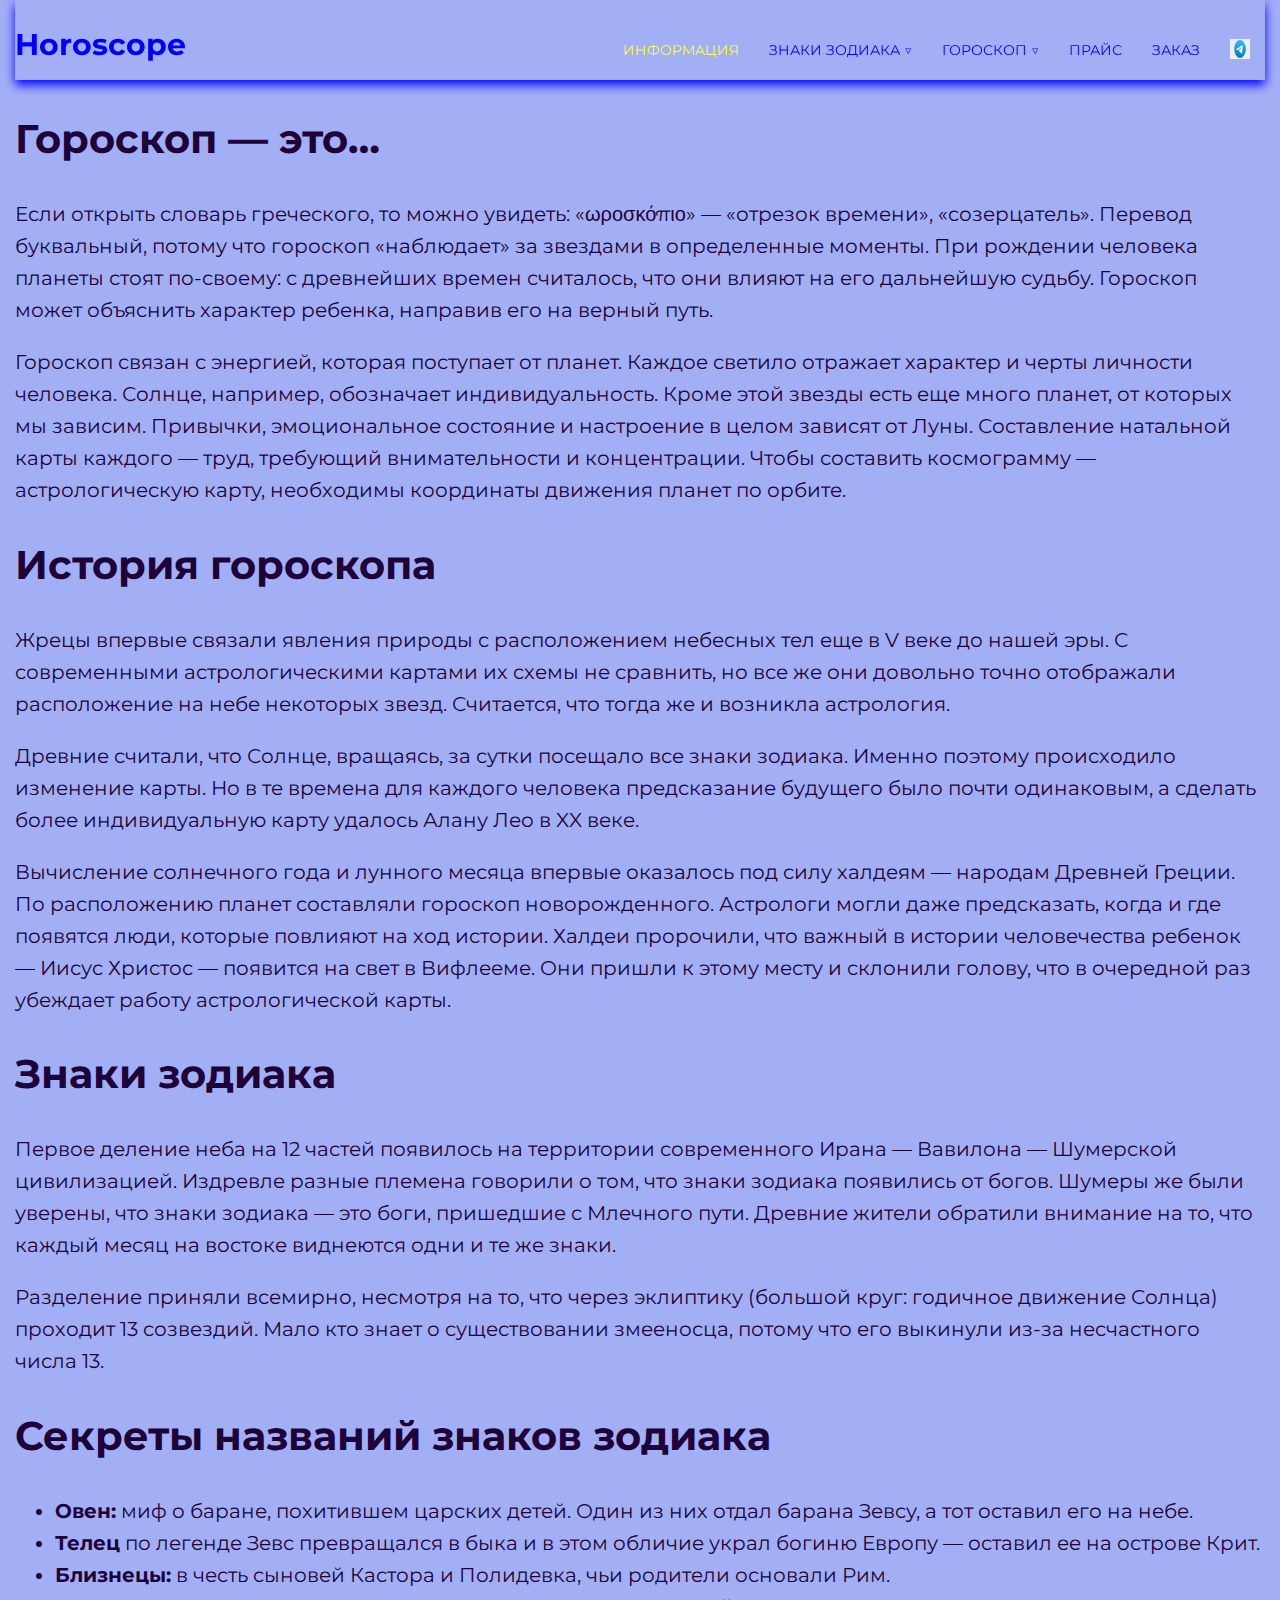
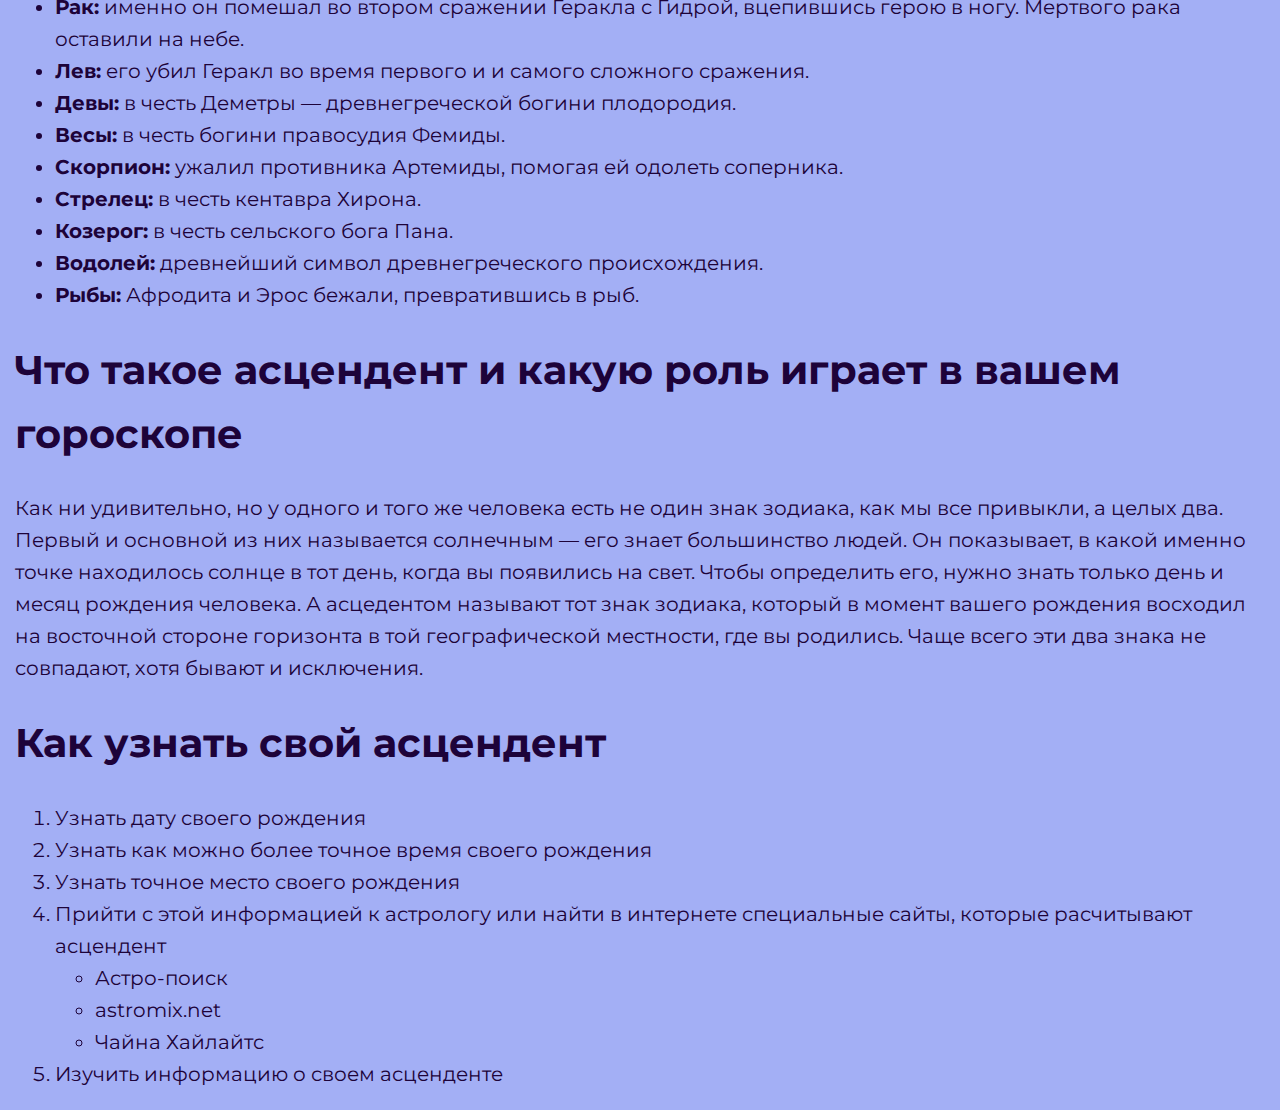
<file: about.html>
<!DOCTYPE html>
<html lang="en">

<head>
    <meta charset="UTF-8">
    <meta name="viewport" content="width=device-width, initial-scale=1.0">
    <link rel="stylesheet" href="css/aboutstyle.css">
    <link href="https://fonts.googleapis.com/css2?family=Kaushan+Script&family=Montserrat:wght@400;700&display=swap"
        rel="stylesheet">
    <title>About</title>
</head>

<body>
    <header class="header">
        <div class="container">
            <div class="header_inner">
                <div class="theme"><a href="index.html">Horoscope</a></div>
                <nav class="nav">
                    <ul>
                        <li><a class="active" href="about.html">Информация</a></li>
                        <li><a href="signs.html">Знаки зодиака &bigtriangledown;</a>
                            <ul>
                                <li><a href="signs.html#Овен">Овен</a></li>
                                <li><a href="signs.html#Телец">Телец</a></li>
                                <li><a href="signs.html#Близнецы">Близнецы</a></li>
                                <li><a href="signs.html#Рак">Рак</a></li>
                                <li><a href="signs.html#Лев">Лев</a></li>
                                <li><a href="signs.html#Дева">Дева</a></li>
                                <li><a href="signs.html#Весы">Весы</a></li>
                                <li><a href="signs.html#Скоприон">Скорпион</a></li>
                                <li><a href="signs.html#Стрелец">Стрелец</a></li>
                                <li><a href="signs.html#Козерог">Козерог</a></li>
                                <li><a href="signs.html#Водолей">Водолей</a></li>
                                <li><a href="signs.html#Рыбы">Рыбы</a></li>
                            </ul>
                        </li>
                        <li><a href="horoscope.html">Гороскоп &bigtriangledown;</a>
                            <ul>
                                <li><a href="horoscope.html#Общий">Общий</a></li>
                                <li><a href="horoscope.html#Овен">Овен</a></li>
                                <li><a href="horoscope.html#Телец">Телец</a></li>
                                <li><a href="horoscope.html#Близнецы">Близнецы</a></li>
                                <li><a href="horoscope.html#Рак">Рак</a></li>
                                <li><a href="horoscope.html#Лев">Лев</a></li>
                                <li><a href="horoscope.html#Дева">Дева</a></li>
                                <li><a href="horoscope.html#Весы">Весы</a></li>
                                <li><a href="horoscope.html#Скоприон">Скорпион</a></li>
                                <li><a href="horoscope.html#Стрелец">Стрелец</a></li>
                                <li><a href="horoscope.html#Козерог">Козерог</a></li>
                                <li><a href="horoscope.html#Водолей">Водолей</a></li>
                                <li><a href="horoscope.html#Рыбы">Рыбы</a></li>
                            </ul>
                        </li>
                        <li><a href="price.html">Прайс</a></li>
                        <li><a href="form.html">Заказ</a></li> 
                        <li><a href="Homework.html" target="_blank"><img src="images\теле.jpg" alt="Tele" width="50px" height="50px"></a></li>                                     
                </nav>
            </div>
        </div>
    </header>
    <div>
        <h1>Гороскоп — это…</h1>
        <p>Если открыть словарь греческого, то можно увидеть: «ωροσκόπιο» — «отрезок времени», «созерцатель». Перевод
            буквальный, потому что гороскоп «наблюдает» за звездами в определенные моменты. При рождении человека
            планеты стоят по-своему: с древнейших времен считалось, что они влияют на его дальнейшую судьбу. Гороскоп
            может объяснить характер ребенка, направив его на верный путь.</p>
        <p>Гороскоп связан с энергией, которая поступает от планет. Каждое светило отражает характер и черты личности
            человека. Солнце, например, обозначает индивидуальность. Кроме этой звезды есть еще много планет, от которых
            мы зависим. Привычки, эмоциональное состояние и настроение в целом зависят от Луны. Составление натальной
            карты каждого — труд, требующий внимательности и концентрации. Чтобы составить космограмму — астрологическую
            карту, необходимы координаты движения планет по орбите.</p>
    </div>
    <div>
        <h1>История гороскопа</h1>
        <p>Жрецы впервые связали явления природы с расположением небесных тел еще в V веке до нашей эры. С современными
            астрологическими картами их схемы не сравнить, но все же они довольно точно отображали расположение на небе
            некоторых звезд. Считается, что тогда же и возникла астрология.</p>
        <p>Древние считали, что Солнце, вращаясь, за сутки посещало все знаки зодиака. Именно поэтому происходило
            изменение карты. Но в те времена для каждого человека предсказание будущего было почти одинаковым, а сделать
            более индивидуальную карту удалось Алану Лео в XX веке.</p>
        <p>Вычисление солнечного года и лунного месяца впервые оказалось под силу халдеям — народам Древней Греции. По
            расположению планет составляли гороскоп новорожденного. Астрологи могли даже предсказать, когда и где
            появятся люди, которые повлияют на ход истории. Халдеи пророчили, что важный в истории человечества ребенок
            — Иисус Христос — появится на свет в Вифлееме. Они пришли к этому месту и склонили голову, что в очередной
            раз убеждает работу астрологической карты.</p>
    </div>
    <div>
        <h1>Знаки зодиака</h1>
        <p>Первое деление неба на 12 частей появилось на территории современного Ирана — Вавилона — Шумерской
            цивилизацией. Издревле разные племена говорили о том, что знаки зодиака появились от богов. Шумеры же были
            уверены, что знаки зодиака — это боги, пришедшие с Млечного пути. Древние жители обратили внимание на то,
            что каждый месяц на востоке виднеются одни и те же знаки.</p>
        <p>Разделение приняли всемирно, несмотря на то, что через эклиптику (большой круг: годичное движение Солнца)
            проходит 13 созвездий. Мало кто знает о существовании змееносца, потому что его выкинули из-за несчастного
            числа 13.</p>
    </div>
    <div>
        <h1>Секреты названий знаков зодиака</h1>
        <p>
            <ul>
                <li><b>Овен:</b> миф о баране, похитившем царских детей. Один из них отдал барана Зевсу, а тот оставил его
                    на небе.</li>
                <li><b>Телец</b> по легенде Зевс превращался в быка и в этом обличие украл богиню Европу — оставил ее на
                    острове Крит.</li>
                <li><b>Близнецы:</b> в честь сыновей Кастора и Полидевка, чьи родители основали Рим.</li>
                <li><b>Рак:</b> именно он помешал во втором сражении Геракла с Гидрой, вцепившись герою в ногу. Мертвого
                    рака оставили на небе.</li>
                <li><b>Лев:</b> его убил Геракл во время первого и и самого сложного сражения.</li>
                <li><b>Девы:</b> в честь Деметры — древнегреческой богини плодородия.</li>
                <li><b>Весы:</b> в честь богини правосудия Фемиды.</li>
                <li><b>Скорпион:</b> ужалил противника Артемиды, помогая ей одолеть соперника.</li>
                <li><b>Стрелец:</b> в честь кентавра Хирона.</li>
                <li><b>Козерог:</b> в честь сельского бога Пана.</li>
                <li><b>Водолей:</b> древнейший символ древнегреческого происхождения.</li>
                <li><b>Рыбы:</b> Афродита и Эрос бежали, превратившись в рыб.</li>
            </ul>
        </p>
    </div>
    <div>
        <h1>Что такое асцендент и какую роль играет в вашем гороскопе</h1>
        <p>Как ни удивительно, но у одного и того же человека есть не один знак зодиака, как мы все привыкли, а целых
            два. Первый и основной из них называется солнечным — его знает большинство людей. Он показывает, в какой
            именно точке находилось солнце в тот день, когда вы появились на свет. Чтобы определить его, нужно знать
            только день и месяц рождения человека. А асцедентом называют тот знак зодиака, который в момент вашего
            рождения восходил на восточной стороне горизонта в той географической местности, где вы родились. Чаще всего
            эти два знака не совпадают, хотя бывают и исключения.</p>
    </div>
    <div>
        <h1>Как узнать свой асцендент</h1>
        <p>
            <ol>
                <li>Узнать дату своего рождения</li>
                <li>Узнать как можно более точное время своего рождения</li>
                <li>Узнать точное место своего рождения</li>
                <li>Прийти с этой информацией к астрологу или найти в интернете специальные сайты, которые расчитывают асцендент</li>
                    <ul>
                        <li>Астро-поиск</li>
                        <li>astromix.net</li>
                        <li>Чайна Хайлайтс</li>
                    </ul>
                <li>Изучить информацию о своем асценденте</li>
            </ol>
        </p>
    </div>
</body>

</html>
</file>
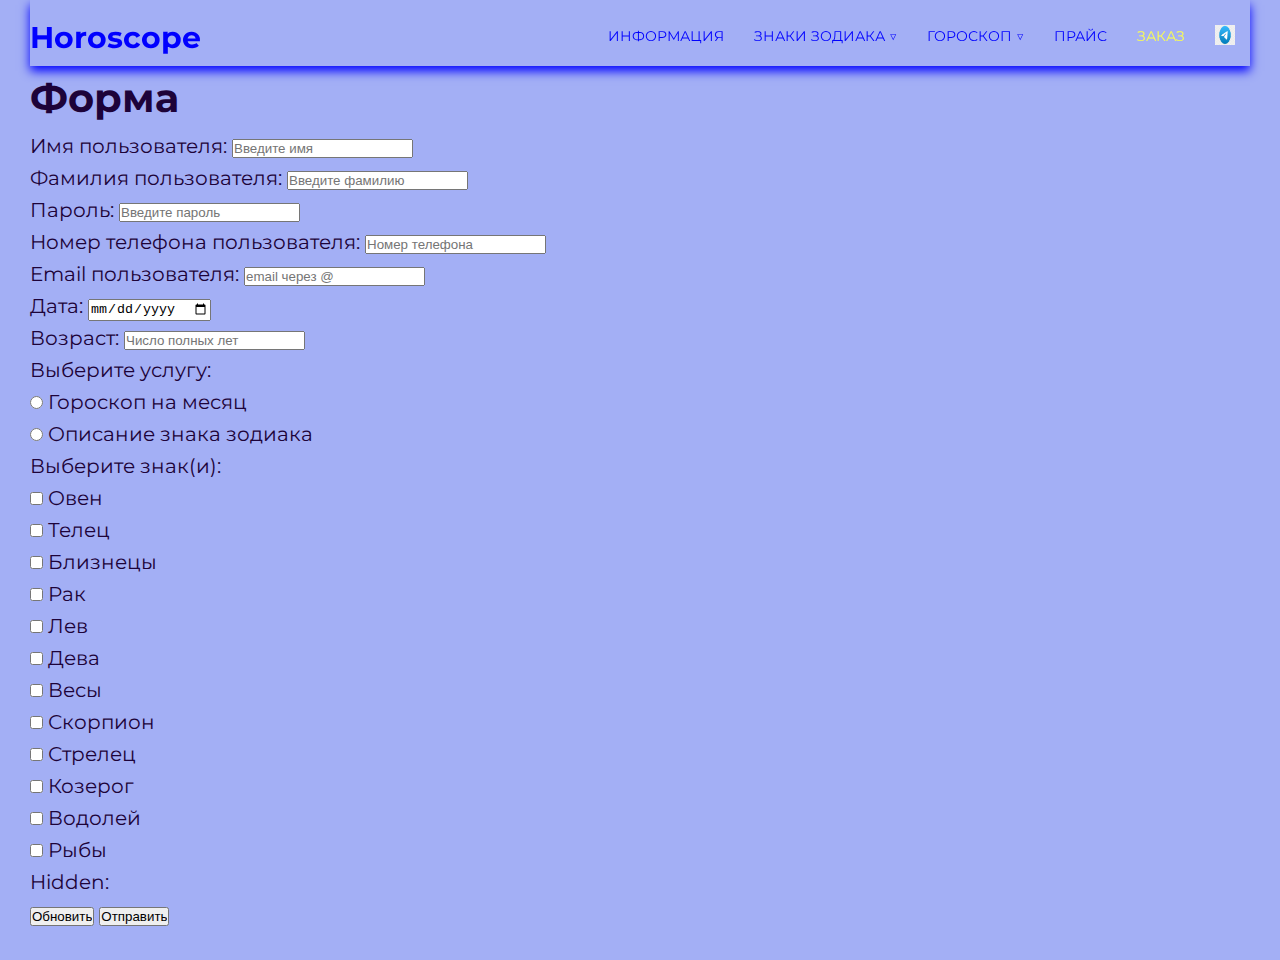
<file: form.html>
<!DOCTYPE html>
<html lang="en">
<head>
    <meta charset="UTF-8">
    <meta name="viewport" content="width=device-width, initial-scale=1.0">
    <link rel="stylesheet" href="css/formstyle.css">
    <link href="https://fonts.googleapis.com/css2?family=Kaushan+Script&family=Montserrat:wght@400;700&display=swap"
        rel="stylesheet">
    <title>Form</title>
</head>
<body>
    <header class="header">
        <div class="container">
            <div class="header_inner">
                <div class="theme"><a href="index.html">Horoscope</a></div>
                <nav class="nav">
                    <ul>
                        <li><a href="about.html">Информация</a></li>
                        <li><a href="signs.html">Знаки зодиака &bigtriangledown;</a>
                            <ul>
                                <li><a href="signs.html#Овен">Овен</a></li>
                                <li><a href="signs.html#Телец">Телец</a></li>
                                <li><a href="signs.html#Близнецы">Близнецы</a></li>
                                <li><a href="signs.html#Рак">Рак</a></li>
                                <li><a href="signs.html#Лев">Лев</a></li>
                                <li><a href="signs.html#Дева">Дева</a></li>
                                <li><a href="signs.html#Весы">Весы</a></li>
                                <li><a href="signs.html#Скоприон">Скорпион</a></li>
                                <li><a href="signs.html#Стрелец">Стрелец</a></li>
                                <li><a href="signs.html#Козерог">Козерог</a></li>
                                <li><a href="signs.html#Водолей">Водолей</a></li>
                                <li><a href="signs.html#Рыбы">Рыбы</a></li>
                            </ul>
                        </li>
                        <li><a href="horoscope.html">Гороскоп &bigtriangledown;</a>
                            <ul>
                                <li><a href="horoscope.html#Общий">Общий</a></li>
                                <li><a href="horoscope.html#Овен">Овен</a></li>
                                <li><a href="horoscope.html#Телец">Телец</a></li>
                                <li><a href="horoscope.html#Близнецы">Близнецы</a></li>
                                <li><a href="horoscope.html#Рак">Рак</a></li>
                                <li><a href="horoscope.html#Лев">Лев</a></li>
                                <li><a href="horoscope.html#Дева">Дева</a></li>
                                <li><a href="horoscope.html#Весы">Весы</a></li>
                                <li><a href="horoscope.html#Скоприон">Скорпион</a></li>
                                <li><a href="horoscope.html#Стрелец">Стрелец</a></li>
                                <li><a href="horoscope.html#Козерог">Козерог</a></li>
                                <li><a href="horoscope.html#Водолей">Водолей</a></li>
                                <li><a href="horoscope.html#Рыбы">Рыбы</a></li>
                            </ul>
                        </li>
                        <li><a href="price.html">Прайс</a></li>
                        <li><a class="active" href="form.html">Заказ</a></li>  
                        <li><a href="Homework.html" target="_blank"><img src="images\теле.jpg" alt="Tele" width="50px" height="50px"></a></li>                                   
                </nav>
            </div>
        </div>
    </header>
    <h1>Форма</h1>
    <form action="https://www.google.com/search?" id="UserEnter" name="UserEnter" target="_blank">
        <p>
            <label for="name">Имя пользователя:</label>
            <input type="text" name="name" placeholder="Введите имя" id="name" required>
        </p>
        <p>
            <label for="surname">Фамилия пользователя:</label>
            <input type="text" name="surname" placeholder="Введите фамилию" id="surname" required>
        </p>
        <p>
            <label for="pass">Пароль:</label>
            <input type="password" name="password" placeholder="Введите пароль" id="pass">
        </p>
        <p>
            <label for="number">Номер телефона пользователя:</label>
            <input type="tel" name="telefon" placeholder="Номер телефона" id="number" required>
        </p> 
        <p>
            <label for="em">Email пользователя:</label>
            <input type="email" name="email" placeholder="email через @" id="em" required>
        </p>
        <p>
            <label for="dat">Дата:</label>
            <input type="date" name="data" id="dat">
        </p>
        <p>
            <label for="age">Возраст:</label>
            <input type="number" name="age" placeholder="Число полных лет" id="age">
        </p>
        <p>
            <label> Выберите услугу:
                <br><input type="radio" name="offer"> Гороскоп на месяц
                <br><input type="radio" name="offer"> Описание знака зодиака
            </label>
        </p>
        <p>
            <label> Выберите знак(и):
                <br><input type="checkbox"> Овен
                <br><input type="checkbox"> Телец
                <br><input type="checkbox"> Близнецы
                <br><input type="checkbox"> Рак
                <br><input type="checkbox"> Лев
                <br><input type="checkbox"> Дева
                <br><input type="checkbox"> Весы
                <br><input type="checkbox"> Скорпион
                <br><input type="checkbox"> Стрелец
                <br><input type="checkbox"> Козерог
                <br><input type="checkbox"> Водолей
                <br><input type="checkbox"> Рыбы
            </label>
        </p>
        <p>
            <label for="hid">Hidden:</label>
            <input type="hidden" id="hid">
        </p>
        <p>
            <input type="reset" name="reset" value="Обновить">
            <input type="submit" name="submit" value="Отправить"></p>
    </form>
</body>
</html>
</file>
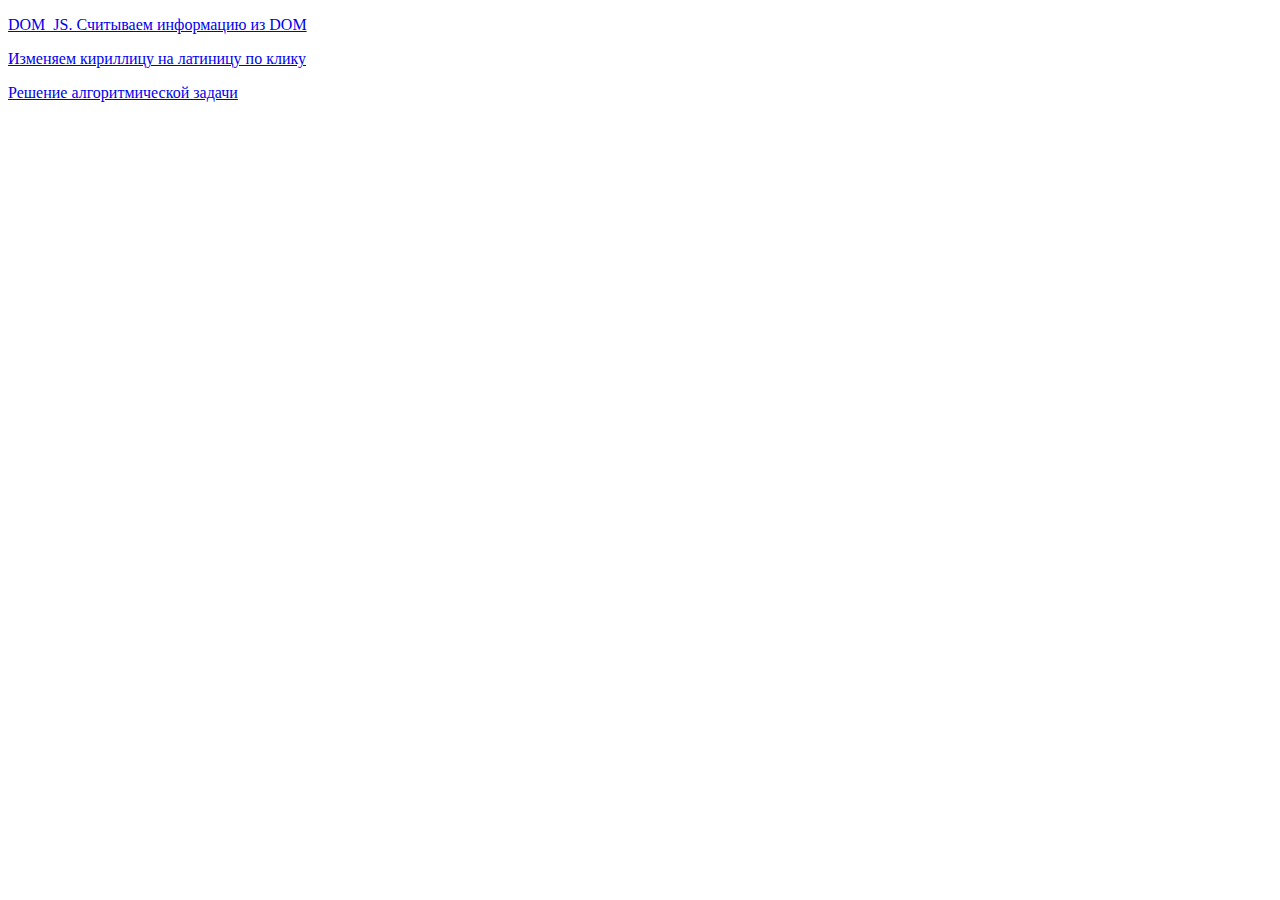
<file: Homework.html>
<!DOCTYPE html>
<html lang="en">
<head>
    <meta charset="UTF-8">
    <meta name="viewport" content="width=device-width, initial-scale=1.0">
    <title>Dop</title>
</head>
<body>
    <p><a href="images\скрин.png" target="_blank">DOM_JS. Считываем информацию из DOM</a></p>
    <p><a href="domjs2.html" target="_blank">Изменяем кириллицу на латиницу по клику</a></p>
    <p><a href="js.html" target="_blank">Решение алгоритмической задачи</a></p>
</body>
</html>
</file>
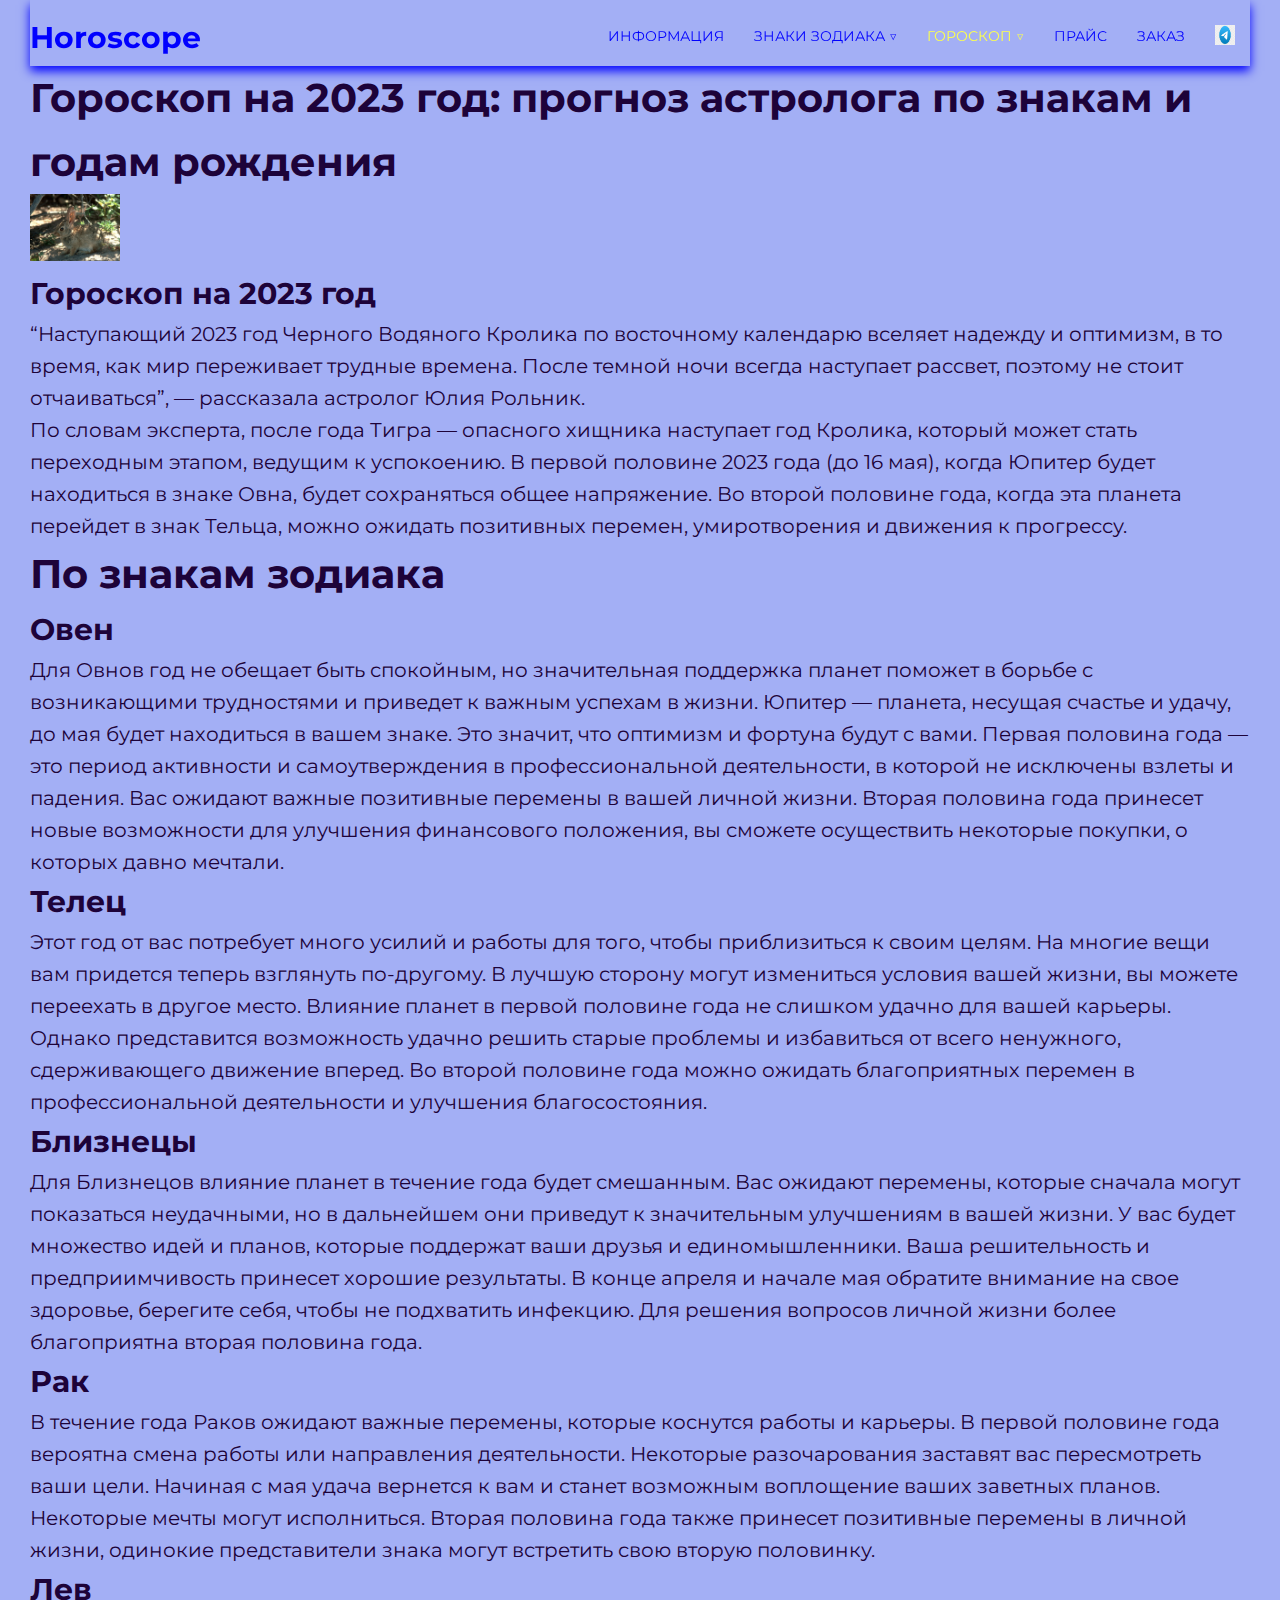
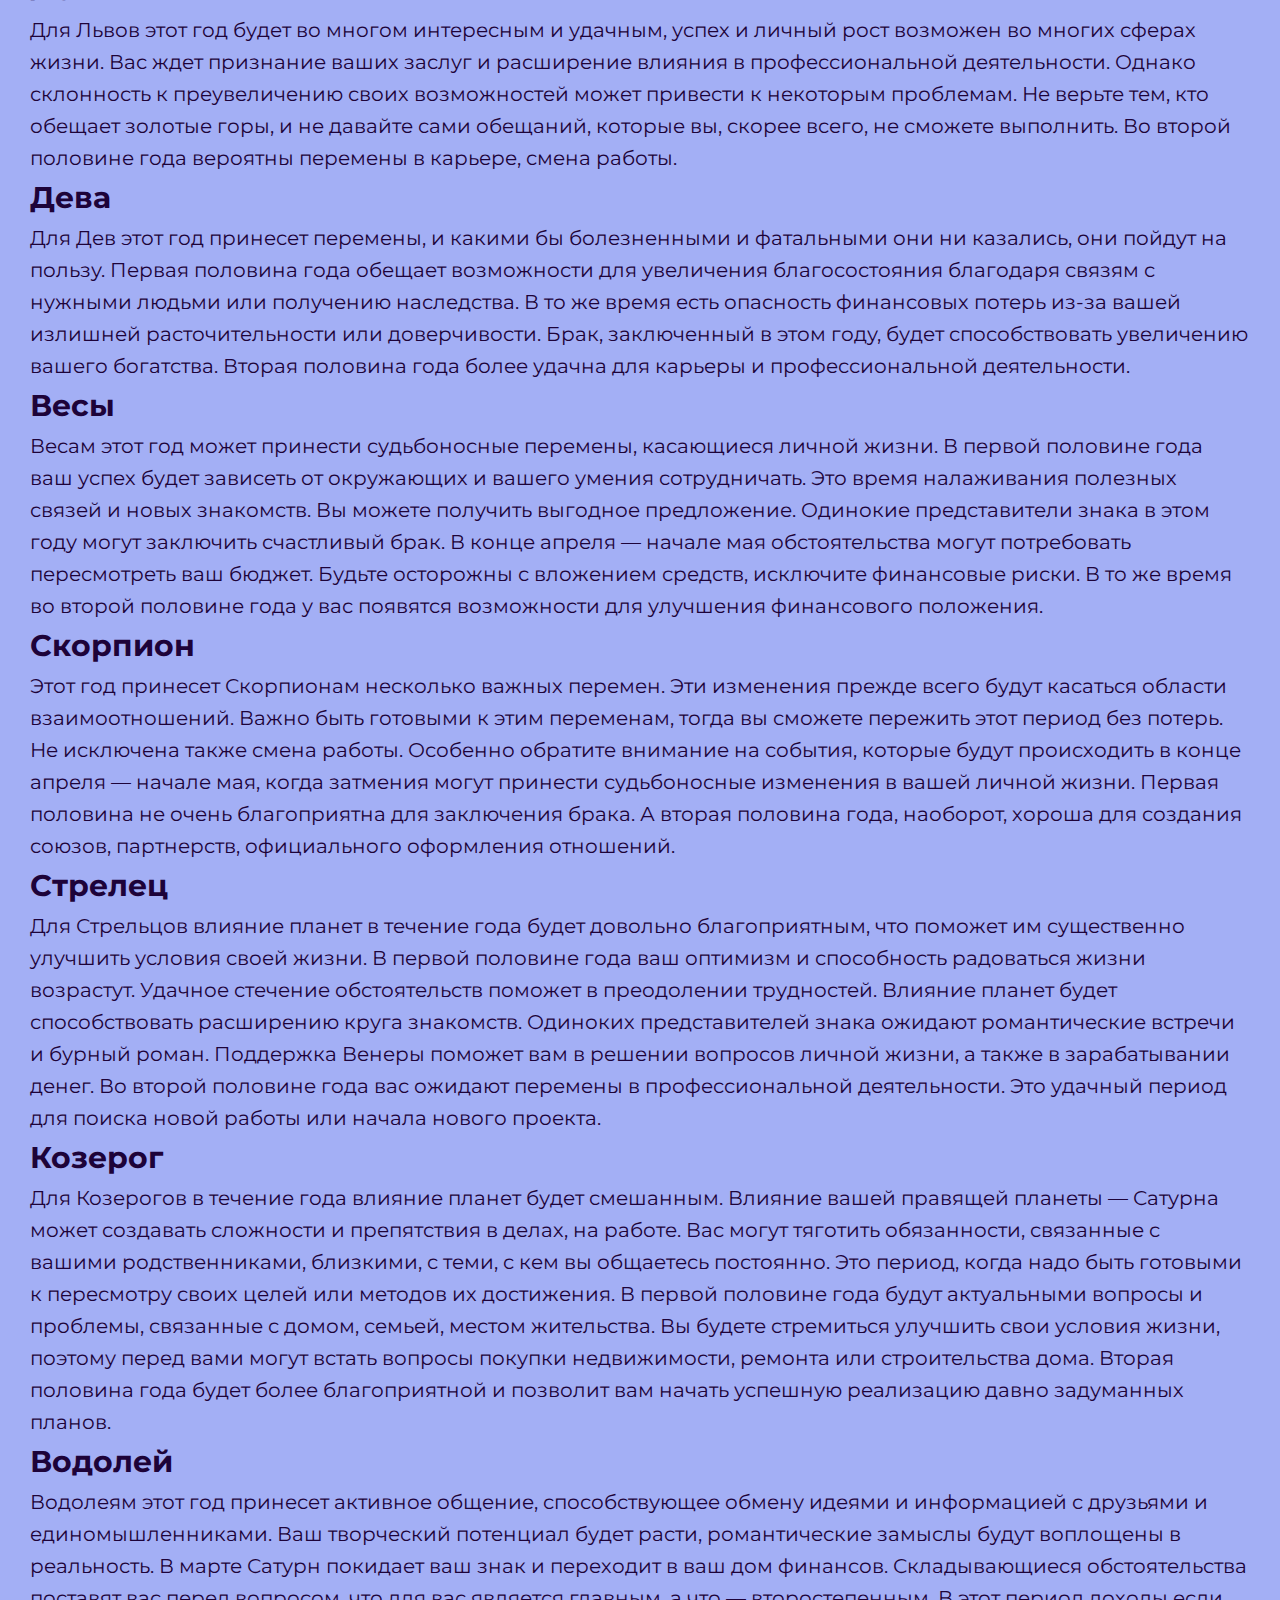
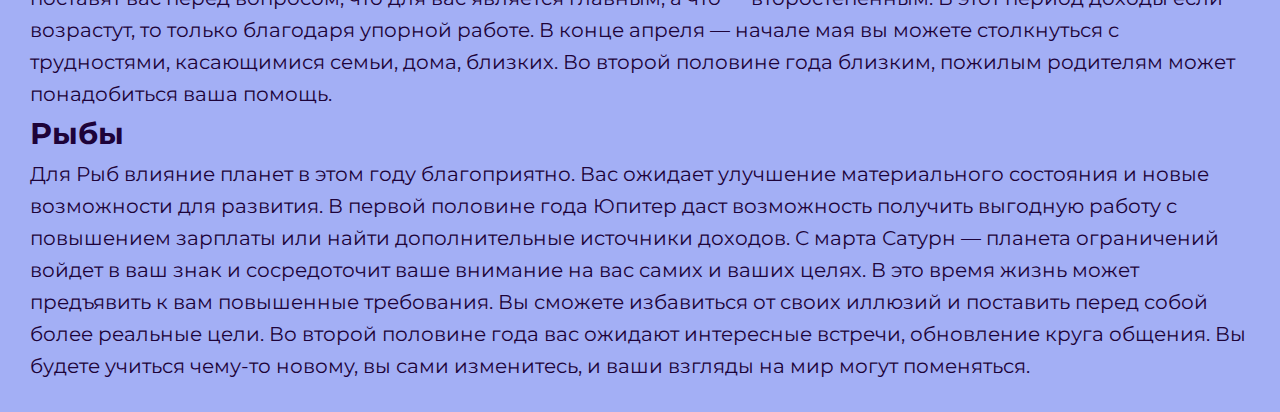
<file: horoscope.html>
<!DOCTYPE html>
<html lang="en">

<head>
    <meta charset="UTF-8">
    <meta name="viewport" content="width=device-width, initial-scale=1.0">
    <link rel="stylesheet" href="css/horostyle.css">
    <link href="https://fonts.googleapis.com/css2?family=Kaushan+Script&family=Montserrat:wght@400;700&display=swap"
        rel="stylesheet">
    <title>Horoscope</title>
</head>

<body>
    <header class="header">
        <div class="container">
            <div class="header_inner">
                <div class="theme"><a href="index.html">Horoscope</a></div>
                <nav class="nav">
                    <ul>
                        <li><a href="about.html">Информация</a></li>
                        <li><a href="signs.html">Знаки зодиака &bigtriangledown;</a>
                            <ul>
                                <li><a href="signs.html#Овен">Овен</a></li>
                                <li><a href="signs.html#Телец">Телец</a></li>
                                <li><a href="signs.html#Близнецы">Близнецы</a></li>
                                <li><a href="signs.html#Рак">Рак</a></li>
                                <li><a href="signs.html#Лев">Лев</a></li>
                                <li><a href="signs.html#Дева">Дева</a></li>
                                <li><a href="signs.html#Весы">Весы</a></li>
                                <li><a href="signs.html#Скоприон">Скорпион</a></li>
                                <li><a href="signs.html#Стрелец">Стрелец</a></li>
                                <li><a href="signs.html#Козерог">Козерог</a></li>
                                <li><a href="signs.html#Водолей">Водолей</a></li>
                                <li><a href="signs.html#Рыбы">Рыбы</a></li>
                            </ul>
                        </li>
                        <li><a class="active" href="horoscope.html">Гороскоп &bigtriangledown;</a>
                            <ul>
                                <li><a href="#Общий">Общий</a></li>
                                <li><a href="#Овен">Овен</a></li>
                                <li><a href="#Телец">Телец</a></li>
                                <li><a href="#Близнецы">Близнецы</a></li>
                                <li><a href="#Рак">Рак</a></li>
                                <li><a href="#Лев">Лев</a></li>
                                <li><a href="#Дева">Дева</a></li>
                                <li><a href="#Весы">Весы</a></li>
                                <li><a href="#Скорпион">Скорпион</a></li>
                                <li><a href="#Стрелец">Стрелец</a></li>
                                <li><a href="#Козерог">Козерог</a></li>
                                <li><a href="#Водолей">Водолей</a></li>
                                <li><a href="#Рыбы">Рыбы</a></li>
                            </ul>
                        </li>
                        <li><a href="price.html">Прайс</a></li>
                        <li><a href="form.html">Заказ</a></li> 
                        <li><a href="Homework.html" target="_blank"><img src="images\теле.jpg" alt="Tele" width="50px" height="50px"></a></li>                                    
                </nav>
            </div>
        </div>
    </header>
    <h1><a name="Общий"></a>Гороскоп на 2023 год: прогноз астролога по знакам и годам рождения</h1><a href="img.html" target="_blank"><img
            src="images\кролик.jpg" alt="Кролик" title="Тыкни на кролика" width="90px"></a>
    </div>
    <h2>Гороскоп на 2023 год</h2>
    <p>
        “Наступающий 2023 год Черного Водяного Кролика по восточному календарю вселяет надежду и оптимизм, в то время,
        как мир переживает трудные времена. После темной ночи всегда наступает рассвет, поэтому не стоит отчаиваться”, —
        рассказала астролог Юлия Рольник.
    </p>
    <p>
        По словам эксперта, после года Тигра — опасного хищника наступает год Кролика, который может стать переходным
        этапом, ведущим к успокоению. В первой половине 2023 года (до 16 мая), когда Юпитер будет находиться в знаке
        Овна, будет сохраняться общее напряжение. Во второй половине года, когда эта планета перейдет в знак Тельца,
        можно ожидать позитивных перемен, умиротворения и движения к прогрессу.
    </p>
    </div>
    <div>
        <h1>По знакам зодиака</h1>
    </div>
    <div>
        <h2><a name="Овен"></a>Овен</h2>
        <p>Для Овнов год не обещает быть спокойным, но значительная поддержка планет поможет в борьбе с возникающими
            трудностями и приведет к важным успехам в жизни. Юпитер — планета, несущая счастье и удачу, до мая будет
            находиться в вашем знаке. Это значит, что оптимизм и фортуна будут с вами. Первая половина года — это период
            активности и самоутверждения в профессиональной деятельности, в которой не исключены взлеты и падения. Вас
            ожидают важные позитивные перемены в вашей личной жизни. Вторая половина года принесет новые возможности для
            улучшения финансового положения, вы сможете осуществить некоторые покупки, о которых давно мечтали.</p>
    </div>
    <div>
        <h2><a name="Телец"></a>Телец</h2>
        <p>Этот год от вас потребует много усилий и работы для того, чтобы приблизиться к своим целям. На многие вещи
            вам придется теперь взглянуть по-другому. В лучшую сторону могут измениться условия вашей жизни, вы можете
            переехать в другое место. Влияние планет в первой половине года не слишком удачно для вашей карьеры. Однако
            представится возможность удачно решить старые проблемы и избавиться от всего ненужного, сдерживающего
            движение вперед. Во второй половине года можно ожидать благоприятных перемен в профессиональной деятельности
            и улучшения благосостояния.</p>
    </div>
    <div>
        <h2><a name="Близнецы"></a>Близнецы</h2>
        <p>Для Близнецов влияние планет в течение года будет смешанным. Вас ожидают перемены, которые сначала могут
            показаться неудачными, но в дальнейшем они приведут к значительным улучшениям в вашей жизни. У вас будет
            множество идей и планов, которые поддержат ваши друзья и единомышленники. Ваша решительность и
            предприимчивость принесет хорошие результаты. В конце апреля и начале мая обратите внимание на свое
            здоровье, берегите себя, чтобы не подхватить инфекцию. Для решения вопросов личной жизни более благоприятна
            вторая половина года.</p>
    </div>
    <div>
        <h2><a name="Рак"></a>Рак</h2>
        <p>В течение года Раков ожидают важные перемены, которые коснутся работы и карьеры. В первой половине года
            вероятна смена работы или направления деятельности. Некоторые разочарования заставят вас пересмотреть ваши
            цели. Начиная с мая удача вернется к вам и станет возможным воплощение ваших заветных планов. Некоторые
            мечты могут исполниться. Вторая половина года также принесет позитивные перемены в личной жизни, одинокие
            представители знака могут встретить свою вторую половинку.</p>
    </div>
    <div>
        <h2><a name="Лев"></a>Лев</h2>
        <p>Для Львов этот год будет во многом интересным и удачным, успех и личный рост возможен во многих сферах жизни.
            Вас ждет признание ваших заслуг и расширение влияния в профессиональной деятельности. Однако склонность к
            преувеличению своих возможностей может привести к некоторым проблемам. Не верьте тем, кто обещает золотые
            горы, и не давайте сами обещаний, которые вы, скорее всего, не сможете выполнить. Во второй половине года
            вероятны перемены в карьере, смена работы.</p>
    </div>
    <div>
        <h2><a name="Дева"></a>Дева</h2>
        <p>Для Дев этот год принесет перемены, и какими бы болезненными и фатальными они ни казались, они пойдут на
            пользу. Первая половина года обещает возможности для увеличения благосостояния благодаря связям с нужными
            людьми или получению наследства. В то же время есть опасность финансовых потерь из-за вашей излишней
            расточительности или доверчивости. Брак, заключенный в этом году, будет способствовать увеличению вашего
            богатства. Вторая половина года более удачна для карьеры и профессиональной деятельности.</p>
    </div>
    <div>
        <h2><a name="Весы"></a>Весы</h2>
        <p>Весам этот год может принести судьбоносные перемены, касающиеся личной жизни. В первой половине года ваш
            успех будет зависеть от окружающих и вашего умения сотрудничать. Это время налаживания полезных связей и
            новых знакомств. Вы можете получить выгодное предложение. Одинокие представители знака в этом году могут
            заключить счастливый брак. В конце апреля — начале мая обстоятельства могут потребовать пересмотреть ваш
            бюджет. Будьте осторожны с вложением средств, исключите финансовые риски. В то же время во второй половине
            года у вас появятся возможности для улучшения финансового положения.</p>
    </div>
    <div>
        <h2><a name="Скорпион"></a>Скорпион</h2>
        <p>Этот год принесет Скорпионам несколько важных перемен. Эти изменения прежде всего будут касаться области
            взаимоотношений. Важно быть готовыми к этим переменам, тогда вы сможете пережить этот период без потерь. Не
            исключена также смена работы. Особенно обратите внимание на события, которые будут происходить в конце
            апреля — начале мая, когда затмения могут принести судьбоносные изменения в вашей личной жизни. Первая
            половина не очень благоприятна для заключения брака. А вторая половина года, наоборот, хороша для создания
            союзов, партнерств, официального оформления отношений.</p>
    </div>
    <div>
        <h2><a name="Стрелец"></a>Стрелец</h2>
        <p>Для Стрельцов влияние планет в течение года будет довольно благоприятным, что поможет им существенно улучшить
            условия своей жизни. В первой половине года ваш оптимизм и способность радоваться жизни возрастут. Удачное
            стечение обстоятельств поможет в преодолении трудностей. Влияние планет будет способствовать расширению
            круга знакомств. Одиноких представителей знака ожидают романтические встречи и бурный роман. Поддержка
            Венеры поможет вам в решении вопросов личной жизни, а также в зарабатывании денег. Во второй половине года
            вас ожидают перемены в профессиональной деятельности. Это удачный период для поиска новой работы или начала
            нового проекта.</p>
    </div>
    <div>
        <h2><a name="Козерог"></a>Козерог</h2>
        <p>Для Козерогов в течение года влияние планет будет смешанным. Влияние вашей правящей планеты — Сатурна может
            создавать сложности и препятствия в делах, на работе. Вас могут тяготить обязанности, связанные с вашими
            родственниками, близкими, с теми, с кем вы общаетесь постоянно. Это период, когда надо быть готовыми к
            пересмотру своих целей или методов их достижения. В первой половине года будут актуальными вопросы и
            проблемы, связанные с домом, семьей, местом жительства. Вы будете стремиться улучшить свои условия жизни,
            поэтому перед вами могут встать вопросы покупки недвижимости, ремонта или строительства дома. Вторая
            половина года будет более благоприятной и позволит вам начать успешную реализацию давно задуманных планов.
        </p>
    </div>
    <div>
        <h2><a name="Водолей"></a>Водолей</h2>
        <p>Водолеям этот год принесет активное общение, способствующее обмену идеями и информацией с друзьями и
            единомышленниками. Ваш творческий потенциал будет расти, романтические замыслы будут воплощены в реальность.
            В марте Сатурн покидает ваш знак и переходит в ваш дом финансов. Складывающиеся обстоятельства поставят вас
            перед вопросом, что для вас является главным, а что — второстепенным. В этот период доходы если возрастут,
            то только благодаря упорной работе. В конце апреля — начале мая вы можете столкнуться с трудностями,
            касающимися семьи, дома, близких. Во второй половине года близким, пожилым родителям может понадобиться ваша
            помощь.</p>
    </div>
    <div>
        <h2><a name="Рыбы"></a>Рыбы</h2>
        <p>Для Рыб влияние планет в этом году благоприятно. Вас ожидает улучшение материального состояния и новые
            возможности для развития. В первой половине года Юпитер даст возможность получить выгодную работу с
            повышением зарплаты или найти дополнительные источники доходов. С марта Сатурн — планета ограничений войдет
            в ваш знак и сосредоточит ваше внимание на вас самих и ваших целях. В это время жизнь может предъявить к вам
            повышенные требования. Вы сможете избавиться от своих иллюзий и поставить перед собой более реальные цели.
            Во второй половине года вас ожидают интересные встречи, обновление круга общения. Вы будете учиться чему-то
            новому, вы сами изменитесь, и ваши взгляды на мир могут поменяться.</p>
    </div>
</body>

</html>
</file>
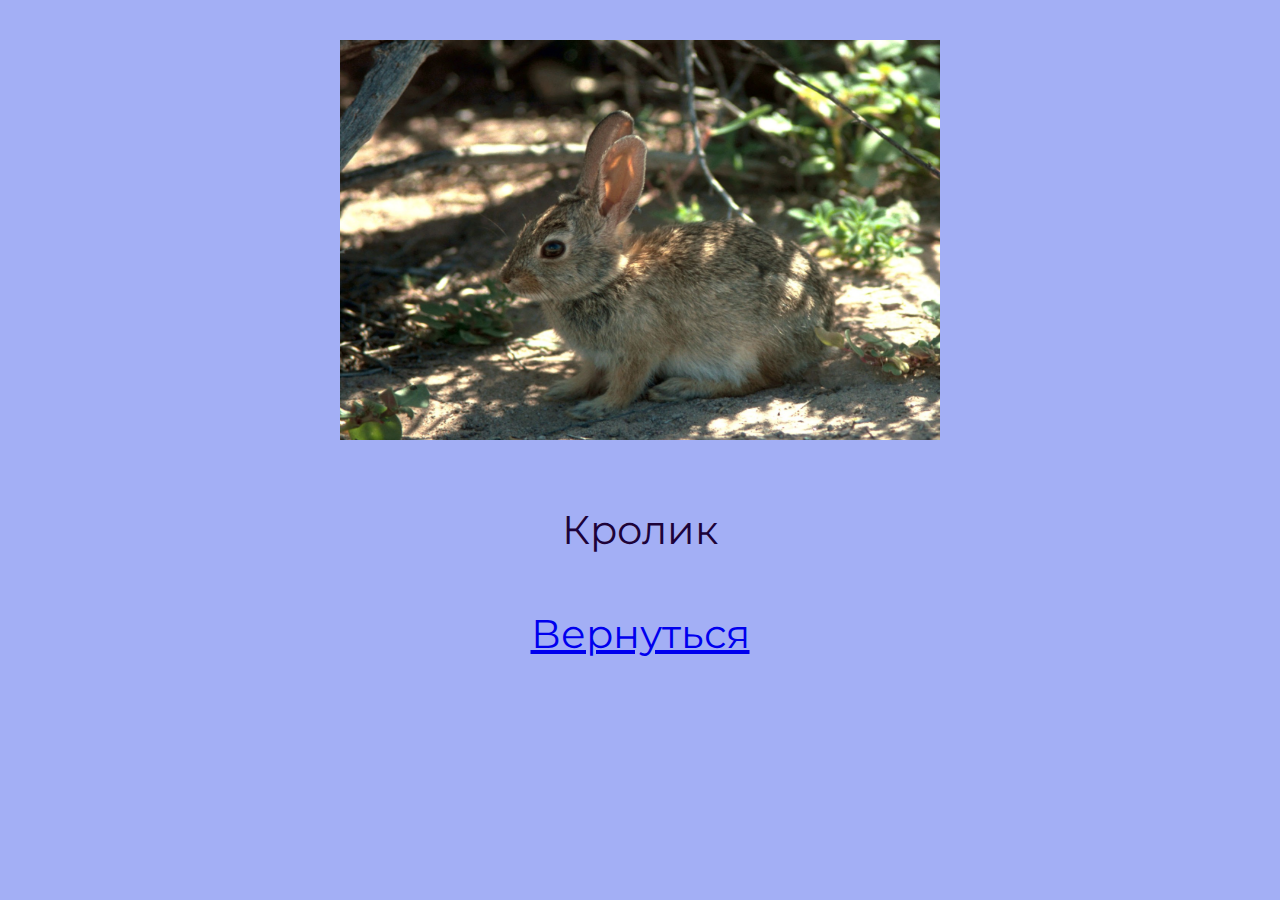
<file: img.html>
<!DOCTYPE html>
<html lang="en">
<head>
    <meta charset="UTF-8">
    <meta name="viewport" content="width=device-width, initial-scale=1.0">
    <link rel="stylesheet" href="css/imgstyle.css">
    <link href="https://fonts.googleapis.com/css2?family=Kaushan+Script&family=Montserrat:wght@400;700&display=swap"
        rel="stylesheet">
    <title>Image</title>
</head>
<body>
    <div>
        <figure>
            <div>
                <img src="images\кролик.jpg" alt="Кролик">
            </div>
            <figcaption>
                <p>Кролик</p>
                <a href="horoscope.html">Вернуться</a>

            </figcaption>
        </figure>
    </div>
</body>
</html>
</file>
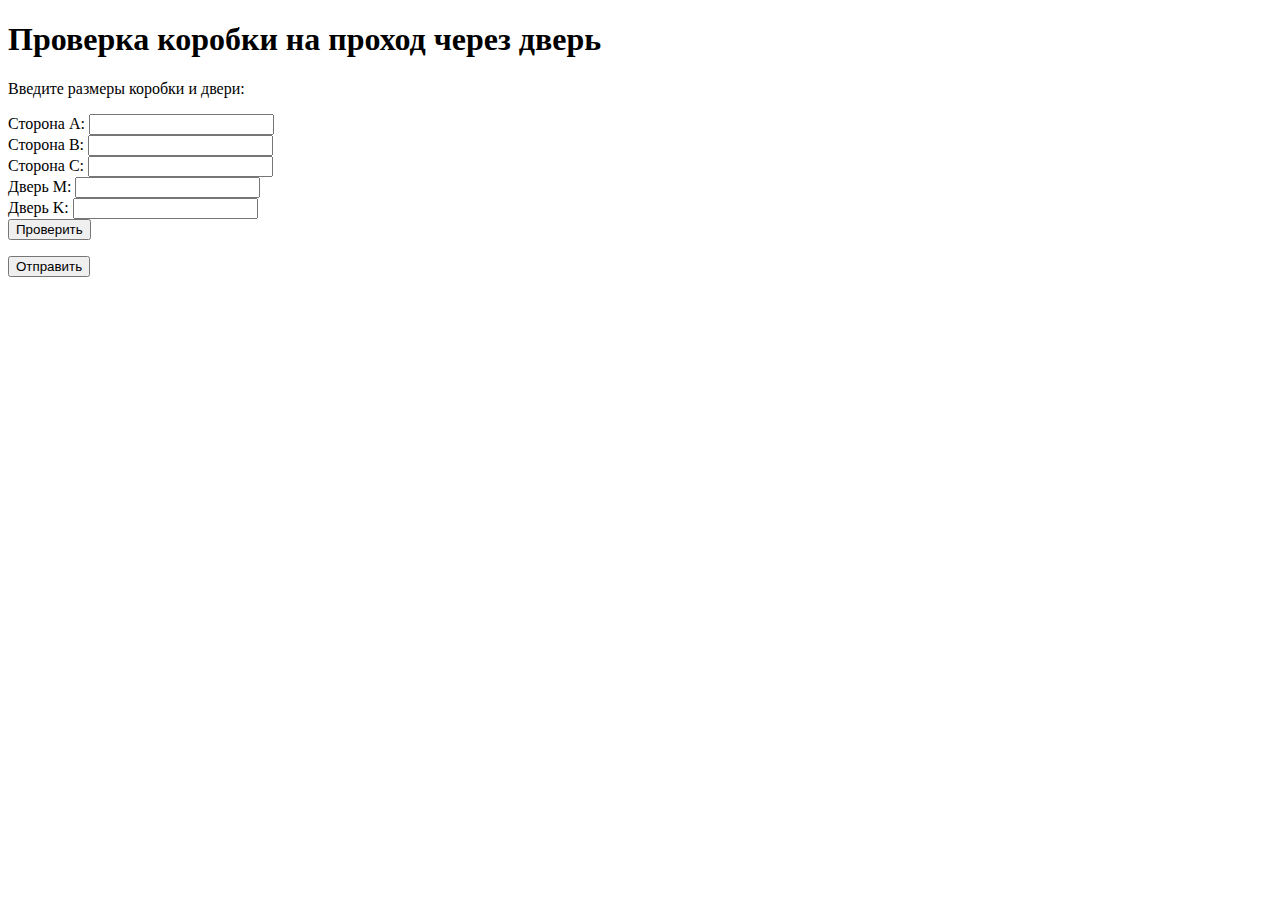
<file: js.html>
<!DOCTYPE html>
<html lang="en">
<head>
    <meta charset="UTF-8">
    <meta name="viewport" content="width=device-width, initial-scale=1.0">
    <title>Document</title>
</head>
<body>
    
    <h1>Проверка коробки на проход через дверь</h1>
    <p>Введите размеры коробки и двери:</p>
    <label for="sideA">Сторона A:</label>
    <input type="number" id="sideA">
    <br>
    <label for="sideB">Сторона B:</label>
    <input type="number" id="sideB">
    <br>
    <label for="sideC">Сторона C:</label>
    <input type="number" id="sideC">
    <br>
    <label for="doorM">Дверь M:</label>
    <input type="number" id="doorM">
    <br>
    <label for="doorK">Дверь K:</label>
    <input type="number" id="doorK">
    <br>
    <button onclick="checkIfBoxFits()">Проверить</button>
    <form action="https://www.google.com/search?" id="UserEnter" name="UserEnter" target="_blank">
        <p id="result"></p>
        <input type="submit" name="submit" value="Отправить"></p>
    </form>
    <script src="js\main.js"></script>
</body>
</html>
</file>
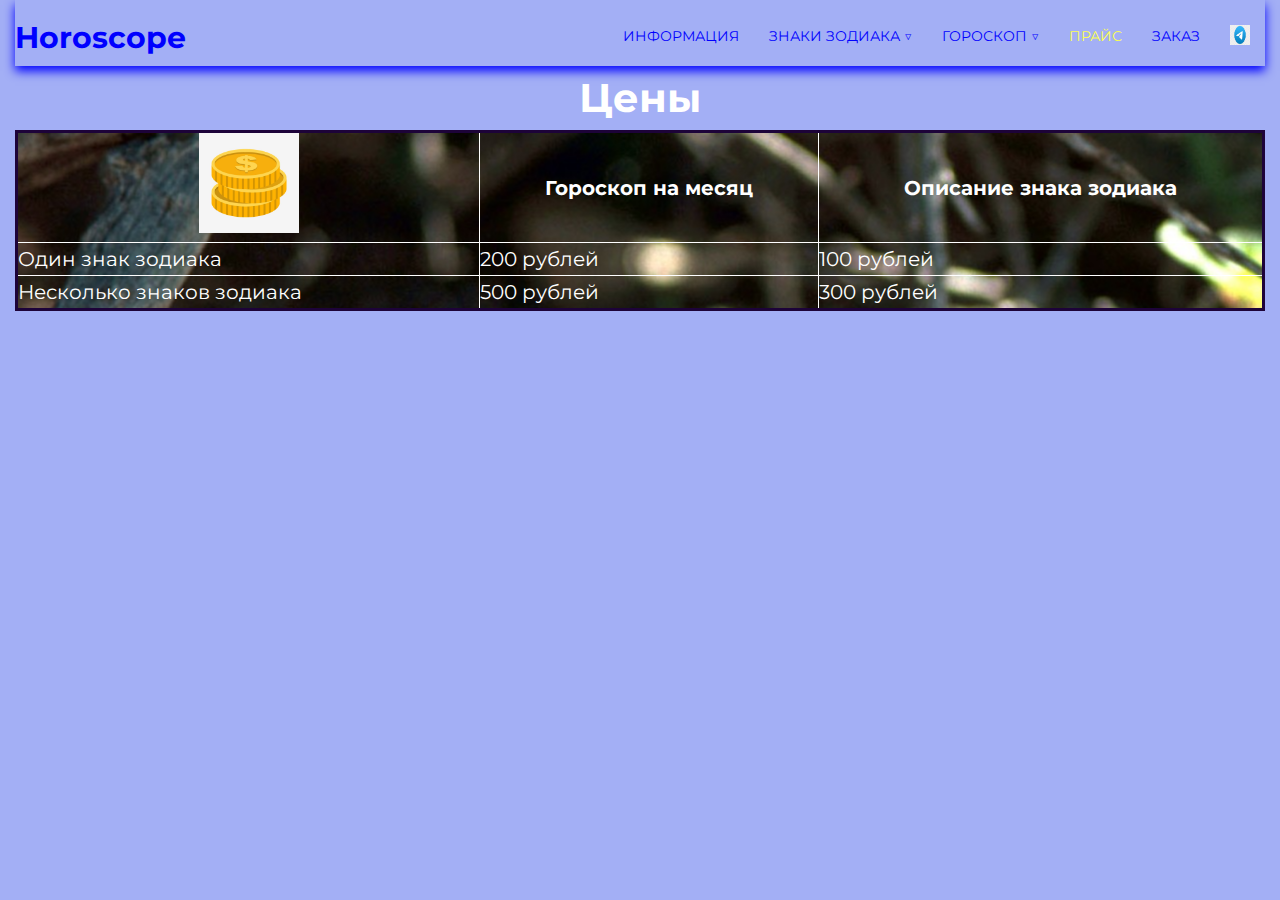
<file: price.html>
<!DOCTYPE html>
<html lang="en">
<head>
    <meta charset="UTF-8">
    <meta name="viewport" content="width=device-width, initial-scale=1.0">
    <link rel="stylesheet" href="css/pricestyle.css">
    <link href="https://fonts.googleapis.com/css2?family=Kaushan+Script&family=Montserrat:wght@400;700&display=swap"
        rel="stylesheet">
    <title>Price</title>
</head>
<body>
    <header class="header">
        <div class="container">
            <div class="header_inner">
                <div class="theme"><a href="index.html">Horoscope</a></div>
                <nav class="nav">
                    <ul>
                        <li><a href="about.html">Информация</a></li>
                        <li><a href="signs.html">Знаки зодиака &bigtriangledown;</a>
                            <ul>
                                <li><a href="signs.html#Овен">Овен</a></li>
                                <li><a href="signs.html#Телец">Телец</a></li>
                                <li><a href="signs.html#Близнецы">Близнецы</a></li>
                                <li><a href="signs.html#Рак">Рак</a></li>
                                <li><a href="signs.html#Лев">Лев</a></li>
                                <li><a href="signs.html#Дева">Дева</a></li>
                                <li><a href="signs.html#Весы">Весы</a></li>
                                <li><a href="signs.html#Скоприон">Скорпион</a></li>
                                <li><a href="signs.html#Стрелец">Стрелец</a></li>
                                <li><a href="signs.html#Козерог">Козерог</a></li>
                                <li><a href="signs.html#Водолей">Водолей</a></li>
                                <li><a href="signs.html#Рыбы">Рыбы</a></li>
                            </ul>
                        </li>
                        <li><a href="horoscope.html">Гороскоп &bigtriangledown;</a>
                            <ul>
                                <li><a href="horoscope.html#Общий">Общий</a></li>
                                <li><a href="horoscope.html#Овен">Овен</a></li>
                                <li><a href="horoscope.html#Телец">Телец</a></li>
                                <li><a href="horoscope.html#Близнецы">Близнецы</a></li>
                                <li><a href="horoscope.html#Рак">Рак</a></li>
                                <li><a href="horoscope.html#Лев">Лев</a></li>
                                <li><a href="horoscope.html#Дева">Дева</a></li>
                                <li><a href="horoscope.html#Весы">Весы</a></li>
                                <li><a href="horoscope.html#Скоприон">Скорпион</a></li>
                                <li><a href="horoscope.html#Стрелец">Стрелец</a></li>
                                <li><a href="horoscope.html#Козерог">Козерог</a></li>
                                <li><a href="horoscope.html#Водолей">Водолей</a></li>
                                <li><a href="horoscope.html#Рыбы">Рыбы</a></li>
                            </ul>
                        </li>
                        <li><a class="active" href="price.html">Прайс</a></li>
                        <li><a href="form.html">Заказ</a></li>  
                        <li><a href="Homework.html" target="_blank"><img src="images\теле.jpg" alt="Tele" width="50px" height="50px"></a></li>                                   
                </nav>
            </div>
        </div>
    </header>
    
    <div>
        <h1>Цены</h1>
            <table>
                <tr>
                    <th><a href="form.html"><img src="images\money.jpg" alt="деньги" width="100px"></a></th>
                    <th>Гороскоп на месяц</th>
                    <th>Описание знака зодиака</th>
                </tr>
                <tr>
                    <td>Один знак зодиака</td>
                    <td>200 рублей</td>
                    <td>100 рублей</td>
            </tr>
            <tr>
                    <td>Несколько знаков зодиака</td>
                    <td>500 рублей</td>
                    <td>300 рублей</td>
                </tr>
            </table>
    </div>
</body>
</html>
</file>
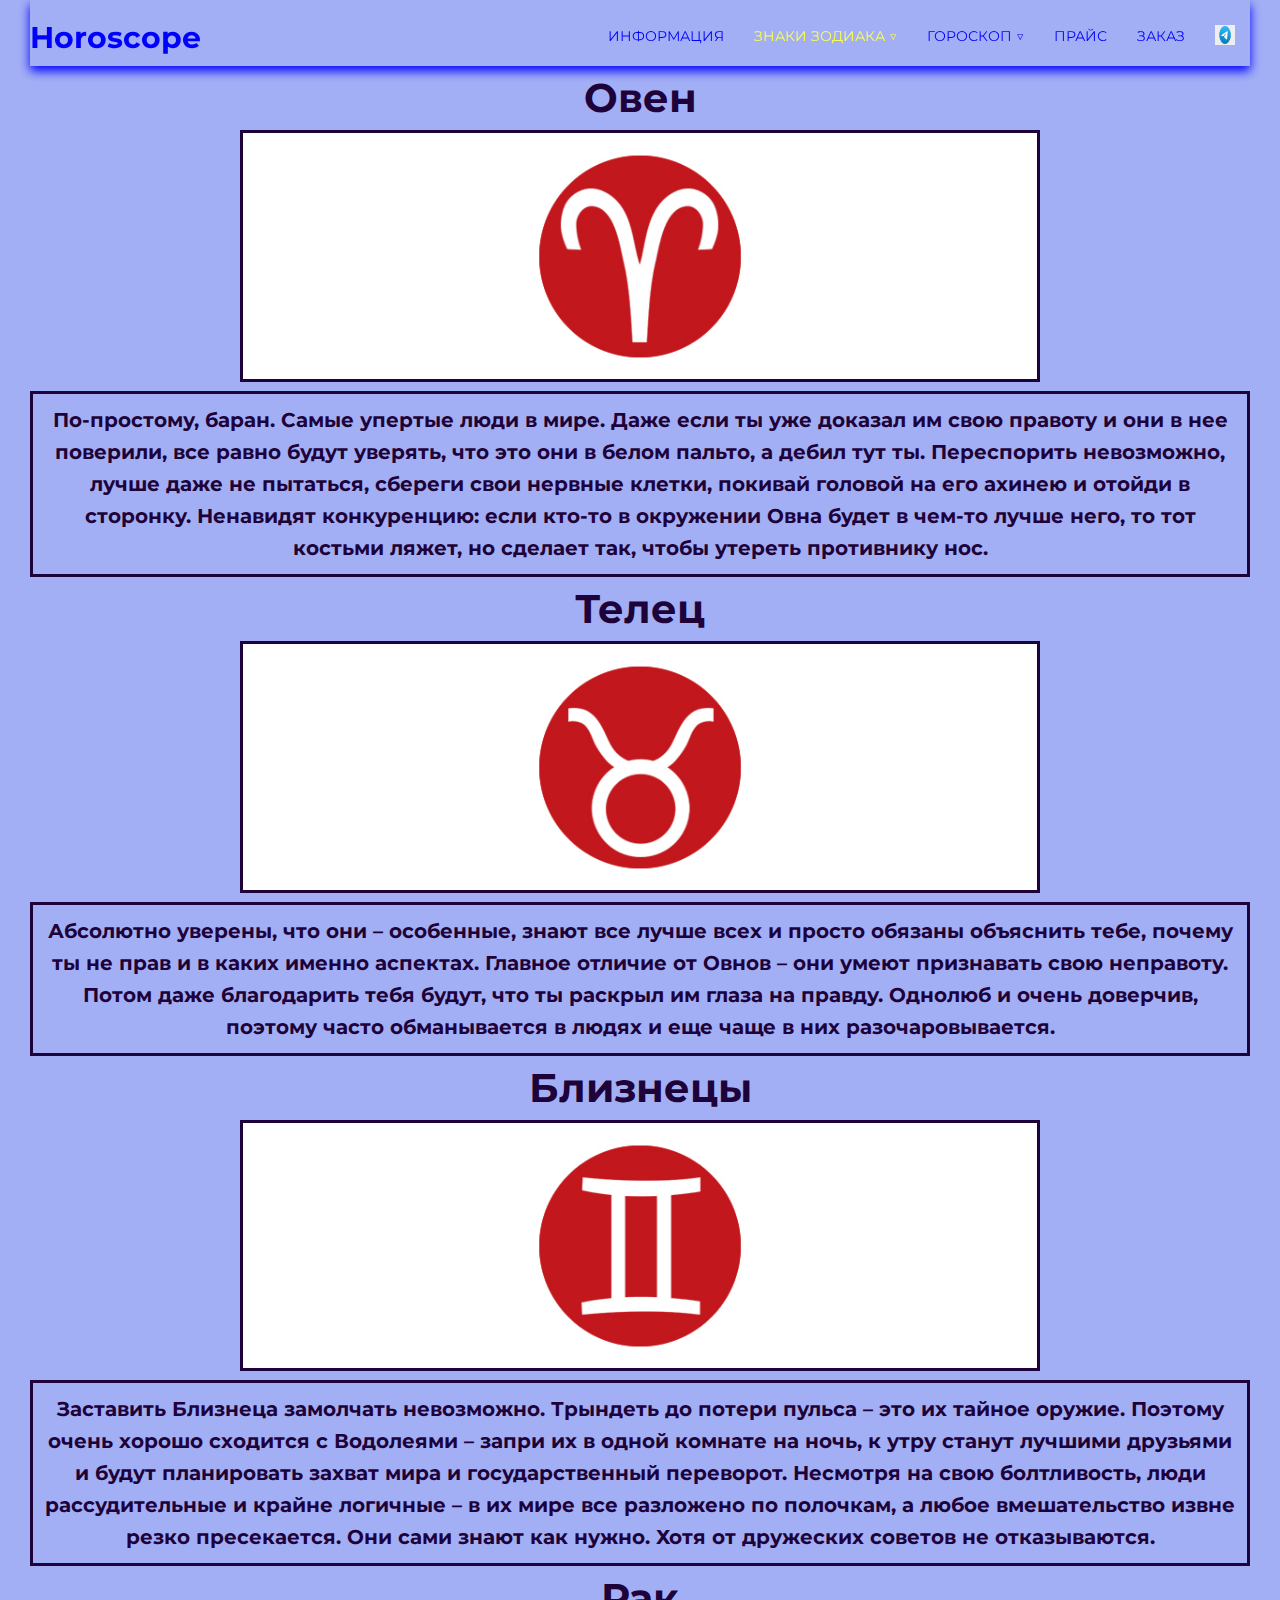
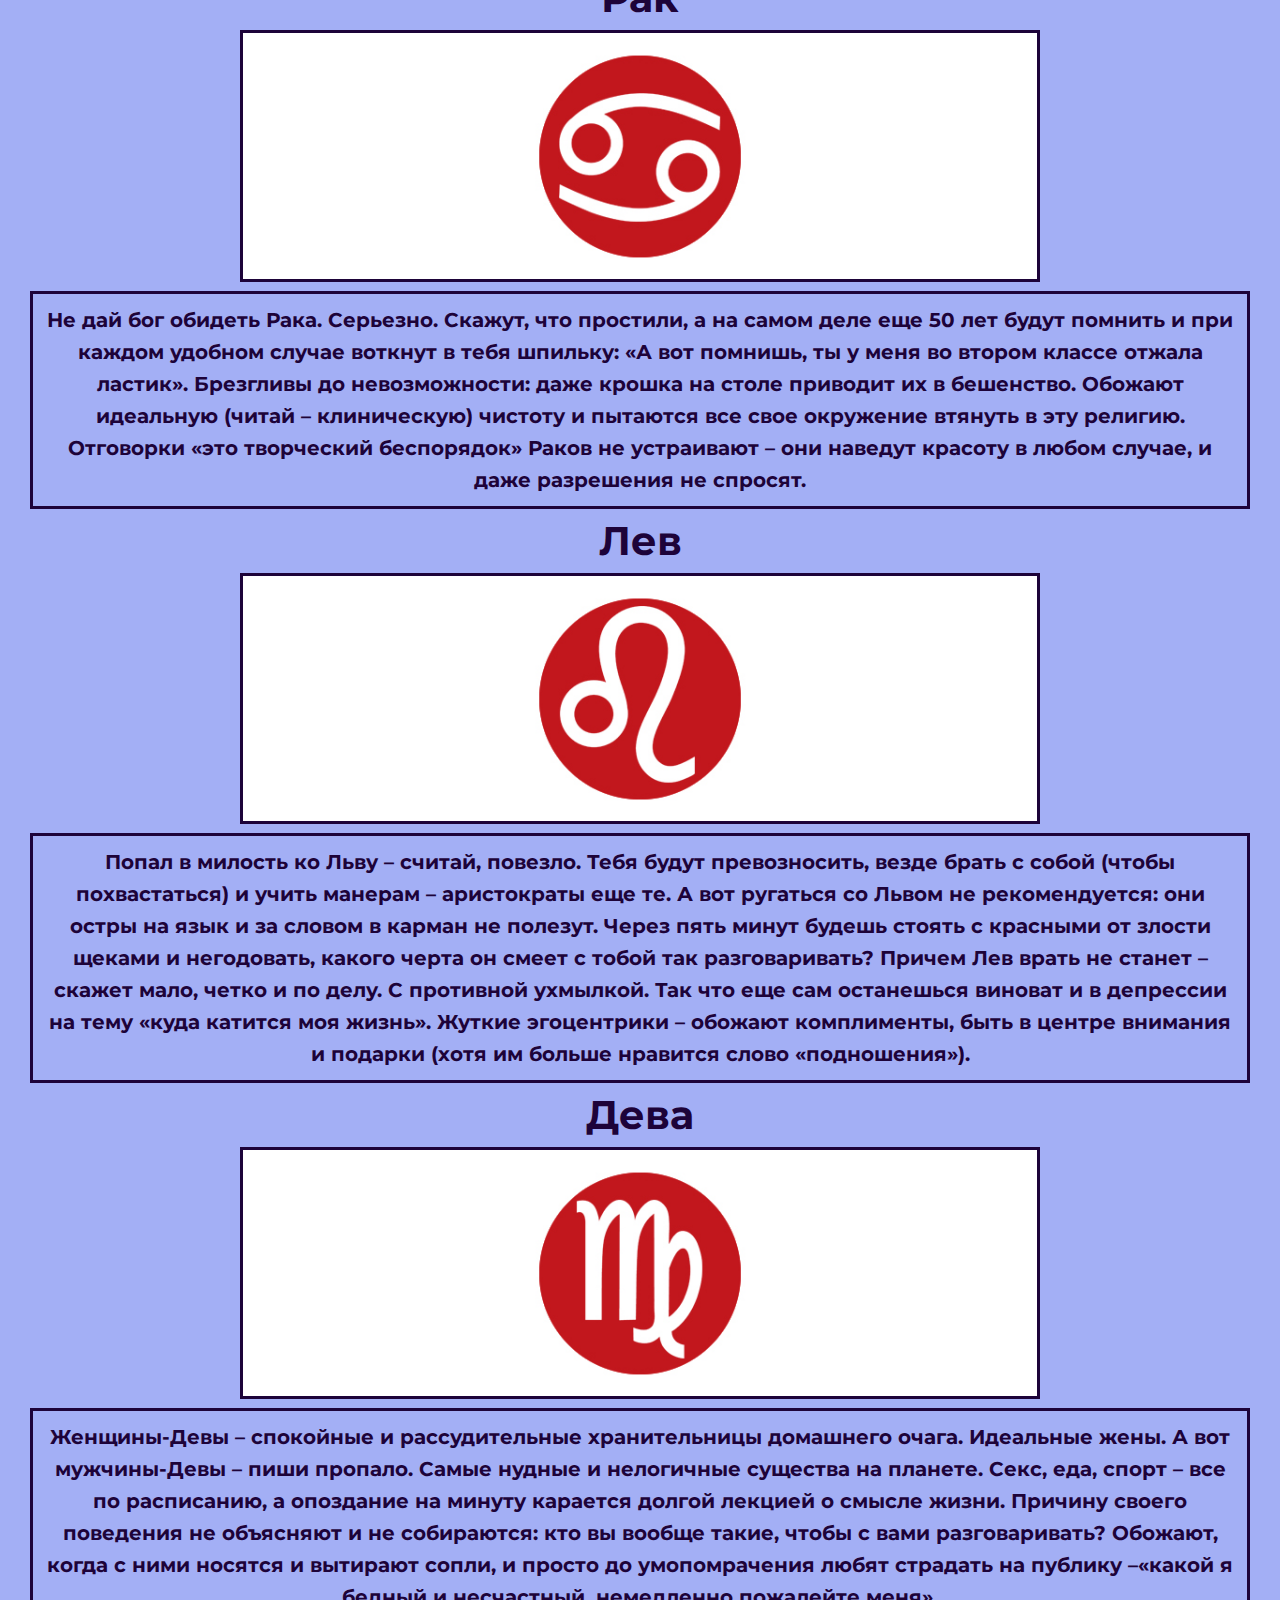
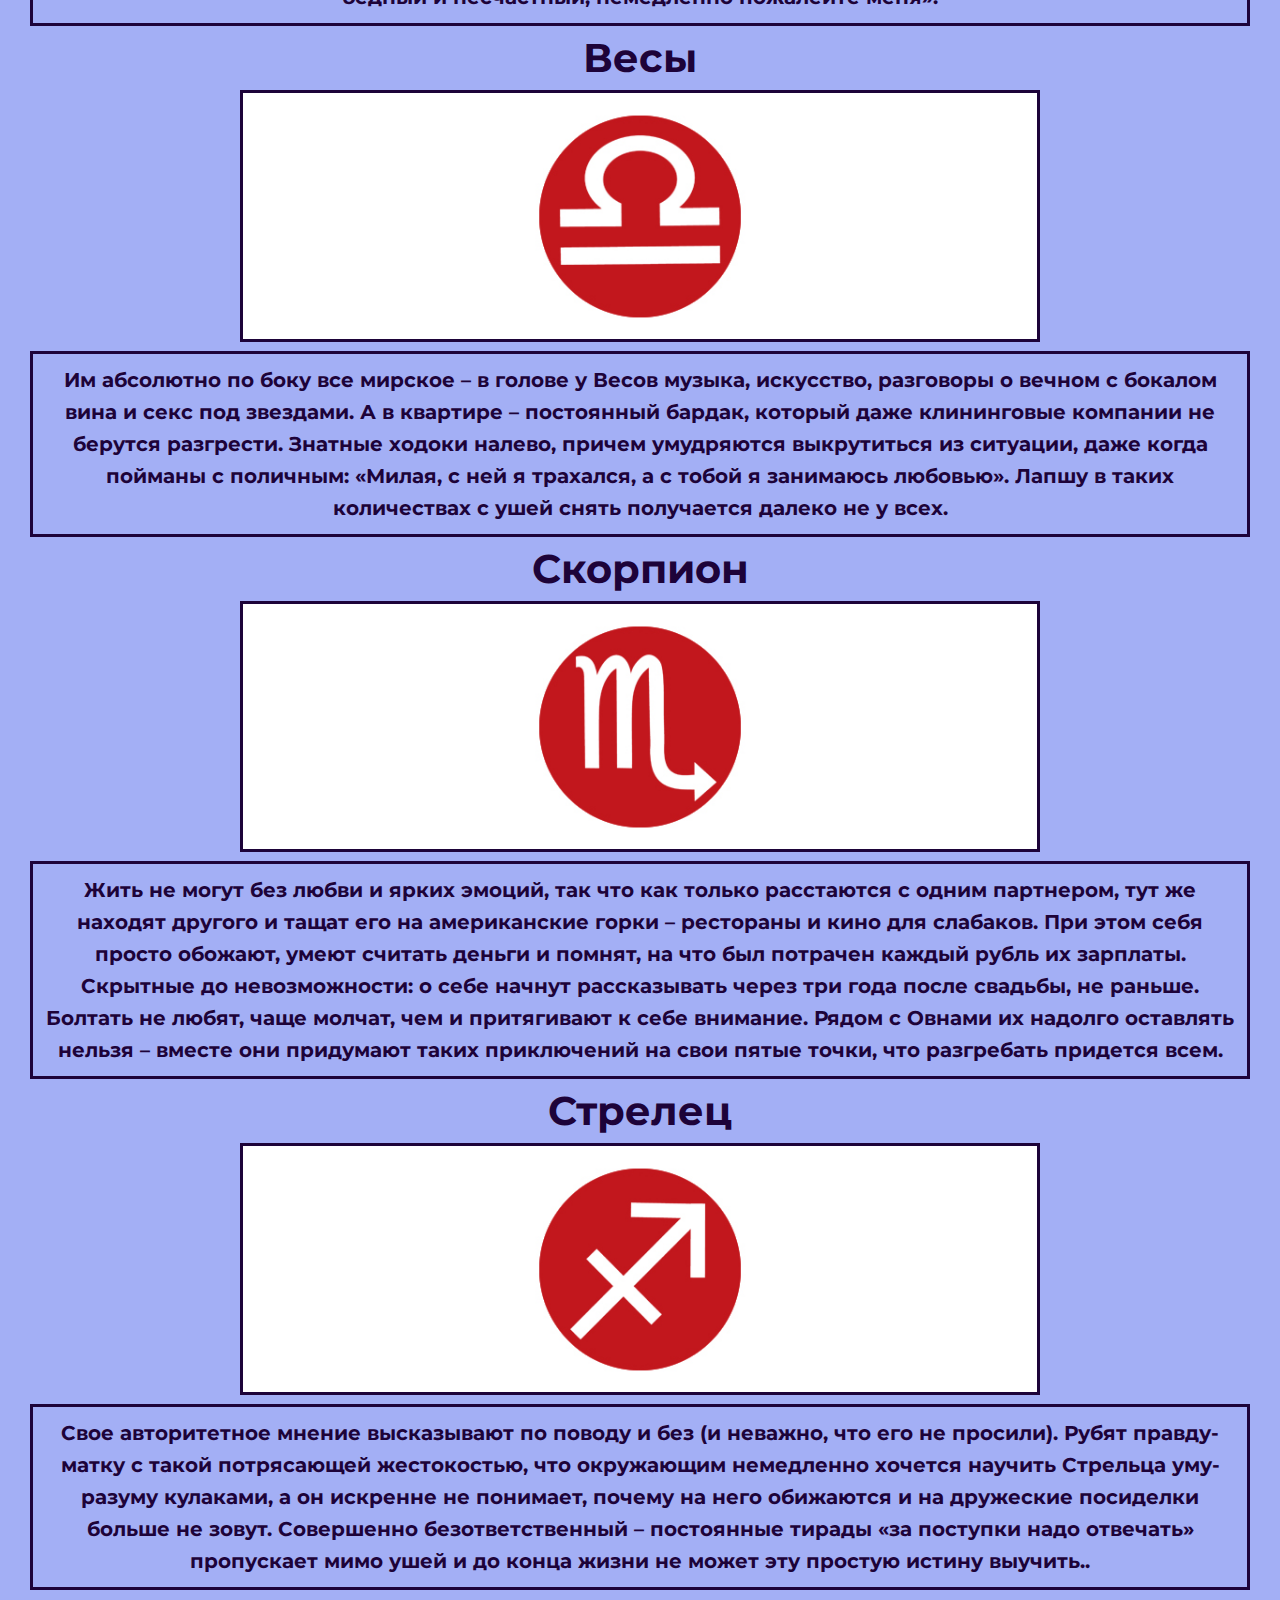
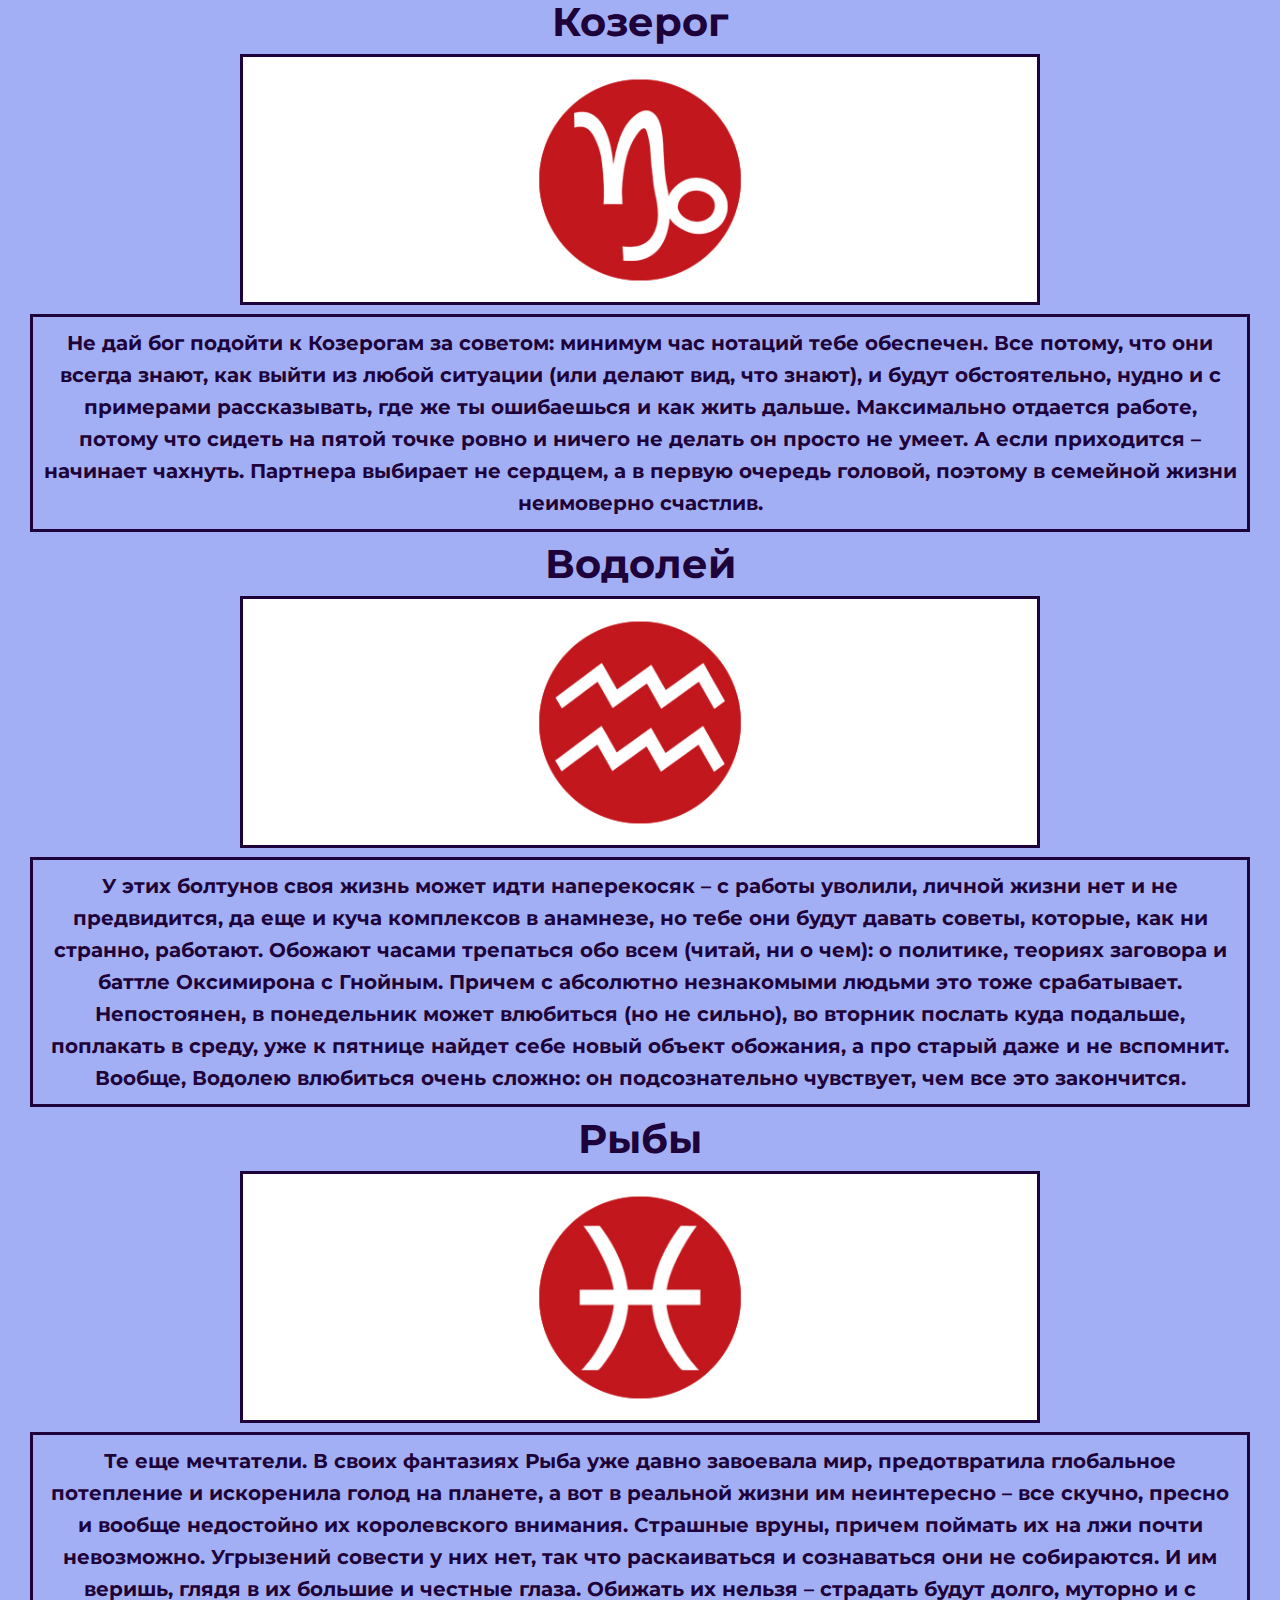
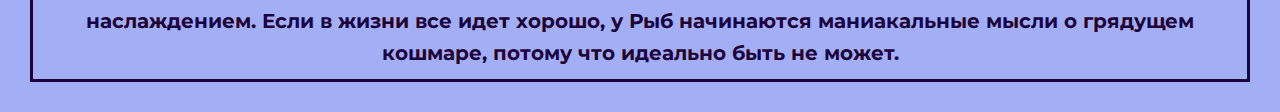
<file: signs.html>
<!DOCTYPE html>
<html lang="en">

<head>
    <meta charset="UTF-8">
    <meta name="viewport" content="width=device-width, initial-scale=1.0">
    <link rel="stylesheet" href="css/signstyle.css">
    <link href="https://fonts.googleapis.com/css2?family=Kaushan+Script&family=Montserrat:wght@400;700&display=swap"
        rel="stylesheet">
    <title>Знаки</title>
</head>

<body>
    <div class="page">
        <header class="header">
            <div class="container">
                <div class="header_inner">
                    <div class="theme"><a href="index.html">Horoscope</a></div>
                    <nav class="nav">
                        <ul>
                            <li><a href="about.html">Информация</a></li>
                            <li><a class="active" href="signs.html">Знаки зодиака &bigtriangledown;</a>
                                <ul>
                                    <li><a href="#Овен">Овен</a></li>
                                    <li><a href="#Телец">Телец</a></li>
                                    <li><a href="#Близнецы">Близнецы</a></li>
                                    <li><a href="#Рак">Рак</a></li>
                                    <li><a href="#Лев">Лев</a></li>
                                    <li><a href="#Дева">Дева</a></li>
                                    <li><a href="#Весы">Весы</a></li>
                                    <li><a href="#Скоприон">Скорпион</a></li>
                                    <li><a href="#Стрелец">Стрелец</a></li>
                                    <li><a href="#Козерог">Козерог</a></li>
                                    <li><a href="#Водолей">Водолей</a></li>
                                    <li><a href="#Рыбы">Рыбы</a></li>
                                </ul>
                            </li>
                            <li><a href="horoscope.html">Гороскоп &bigtriangledown;</a>
                                <ul>
                                    <li><a href="horoscope.html#Общий">Общий</a></li>
                                    <li><a href="horoscope.html#Овен">Овен</a></li>
                                    <li><a href="horoscope.html#Телец">Телец</a></li>
                                    <li><a href="horoscope.html#Близнецы">Близнецы</a></li>
                                    <li><a href="horoscope.html#Рак">Рак</a></li>
                                    <li><a href="horoscope.html#Лев">Лев</a></li>
                                    <li><a href="horoscope.html#Дева">Дева</a></li>
                                    <li><a href="horoscope.html#Весы">Весы</a></li>
                                    <li><a href="horoscope.html#Скоприон">Скорпион</a></li>
                                    <li><a href="horoscope.html#Стрелец">Стрелец</a></li>
                                    <li><a href="horoscope.html#Козерог">Козерог</a></li>
                                    <li><a href="horoscope.html#Водолей">Водолей</a></li>
                                    <li><a href="horoscope.html#Рыбы">Рыбы</a></li>
                                </ul>
                            </li>
                            <li><a href="price.html">Прайс</a></li>
                            <li><a href="form.html">Заказ</a></li>   
                            <li><a href="Homework.html" target="_blank"><img src="images\теле.jpg" alt="Tele" width="50px" height="50px"></a></li>                                  
                    </nav>
                </div>
            </div>
        </header>
    

            <div class="content">
                <div class="container">
                    <h1><a name="Овен"></a>Овен</h1>
                    <img class="pic" src="images\Овензн.jpg" alt="Овен" width="800px">
                    <p class="text">По-простому, баран. Самые упертые люди в мире. Даже если ты уже доказал им свою правоту и они в
                        нее поверили,
                        все равно будут уверять, что это они в белом пальто, а дебил тут ты. Переспорить невозможно, лучше даже не
                        пытаться, сбереги свои нервные клетки, покивай головой на его ахинею и отойди в сторонку. Ненавидят
                        конкуренцию: если кто-то в окружении Овна будет в чем-то лучше него, то тот костьми ляжет, но сделает так,
                        чтобы утереть противнику нос.</p>
                </div>
                <div class="container">
                    <h1><a name="Телец"></a>Телец</h1>
                    <img class="pic" src="images\Телецзн.jpg" alt="Телец" width="800px">
                    <p class="text">Абсолютно уверены, что они – особенные, знают все лучше всех и просто обязаны объяснить тебе,
                        почему ты не прав и в каких именно аспектах. Главное отличие от Овнов – они умеют признавать свою неправоту.
                        Потом даже благодарить тебя будут, что ты раскрыл им глаза на правду. Однолюб и очень доверчив, поэтому
                        часто обманывается в людях и еще чаще в них разочаровывается.</p>
                </div>
                <div class="container">
                    <h1><a name="Близнецы"></a>Близнецы</h1>
                    <img class="pic" src="images\Близнецызн.jpg" alt="Близнецы" width="800px">
                    <p class="text">Заставить Близнеца замолчать невозможно. Трындеть до потери пульса – это их тайное оружие.
                        Поэтому очень хорошо сходится с Водолеями – запри их в одной комнате на ночь, к утру станут лучшими друзьями
                        и будут планировать захват мира и государственный переворот. Несмотря на свою болтливость, люди
                        рассудительные и крайне логичные – в их мире все разложено по полочкам, а любое вмешательство извне резко
                        пресекается. Они сами знают как нужно. Хотя от дружеских советов не отказываются.</p>
                </div>
                <div class="container">
                    <h1><a name="Рак"></a>Рак</h1>
                    <img class="pic" src="images\Ракзн.jpg" alt="Рак" width="800px">
                    <p class="text">Не дай бог обидеть Рака. Серьезно. Скажут, что простили, а на самом деле еще 50 лет будут
                        помнить и при каждом удобном случае воткнут в тебя шпильку: «А вот помнишь, ты у меня во втором классе
                        отжала ластик». Брезгливы до невозможности: даже крошка на столе приводит их в бешенство. Обожают идеальную
                        (читай – клиническую) чистоту и пытаются все свое окружение втянуть в эту религию. Отговорки «это творческий
                        беспорядок» Раков не устраивают – они наведут красоту в любом случае, и даже разрешения не спросят.</p>
                </div>
                <div class="container">
                    <h1><a name="Лев"></a>Лев</h1>
                    <img class="pic" src="images\Левзн.jpg" alt="Лев" width="800px">
                    <p class="text">Попал в милость ко Льву – считай, повезло. Тебя будут превозносить, везде брать с собой (чтобы
                        похвастаться) и учить манерам – аристократы еще те. А вот ругаться со Львом не рекомендуется: они остры на
                        язык и за словом в карман не полезут. Через пять минут будешь стоять с красными от злости щеками и
                        негодовать, какого черта он смеет с тобой так разговаривать? Причем Лев врать не станет – скажет мало, четко
                        и по делу. С противной ухмылкой. Так что еще сам останешься виноват и в депрессии на тему «куда катится моя
                        жизнь». Жуткие эгоцентрики – обожают комплименты, быть в центре внимания и подарки (хотя им больше нравится
                        слово «подношения»).</p>
                </div>
                <div class="container">
                    <h1><a name="Дева"></a>Дева</h1>
                    <img class="pic" src="images\Девазн.jpg" alt="Дева" width="800px">
                    <p class="text">Женщины-Девы – спокойные и рассудительные хранительницы домашнего очага. Идеальные жены. А вот
                        мужчины-Девы – пиши пропало. Самые нудные и нелогичные существа на планете. Секс, еда, спорт – все по
                        расписанию, а опоздание на минуту карается долгой лекцией о смысле жизни. Причину своего поведения не
                        объясняют и не собираются: кто вы вообще такие, чтобы с вами разговаривать? Обожают, когда с ними носятся и
                        вытирают сопли, и просто до умопомрачения любят страдать на публику –«какой я бедный и несчастный,
                        немедленно пожалейте меня».</p>
                </div>
                <div class="container">
                    <h1><a name="Весы"></a>Весы</h1>
                    <img class="pic" src="images\Весызн.jpg" alt="Весы" width="800px">
                    <p class="text">Им абсолютно по боку все мирское – в голове у Весов музыка, искусство, разговоры о вечном с
                        бокалом вина и секс под звездами. А в квартире – постоянный бардак, который даже клининговые компании не
                        берутся разгрести. Знатные ходоки налево, причем умудряются выкрутиться из ситуации, даже когда пойманы с
                        поличным: «Милая, с ней я трахался, а с тобой я занимаюсь любовью». Лапшу в таких количествах с ушей снять
                        получается далеко не у всех.</p>
                </div>
                <div class="container">
                    <h1><a name="Скорпион"></a>Скорпион</h1>
                    <img class="pic" src="images\Скорпионзн.jpg" alt="Скорпион" width="800px">
                    <p class="text">Жить не могут без любви и ярких эмоций, так что как только расстаются с одним партнером, тут же
                        находят другого и тащат его на американские горки – рестораны и кино для слабаков. При этом себя просто
                        обожают, умеют считать деньги и помнят, на что был потрачен каждый рубль их зарплаты. Скрытные до
                        невозможности: о себе начнут рассказывать через три года после свадьбы, не раньше. Болтать не любят, чаще
                        молчат, чем и притягивают к себе внимание. Рядом с Овнами их надолго оставлять нельзя – вместе они придумают
                        таких приключений на свои пятые точки, что разгребать придется всем.</p>
                </div>
                <div class="container">
                    <h1><a name="Стрелец"></a>Стрелец</h1>
                    <img class="pic" src="images\Стрелецзн.jpg" alt="Стрелец" width="800px">
                    <p class="text">Свое авторитетное мнение высказывают по поводу и без (и неважно, что его не просили). Рубят
                        правду-матку с такой потрясающей жестокостью, что окружающим немедленно хочется научить Стрельца уму-разуму
                        кулаками, а он искренне не понимает, почему на него обижаются и на дружеские посиделки больше не зовут.
                        Совершенно безответственный – постоянные тирады «за поступки надо отвечать» пропускает мимо ушей и до конца
                        жизни не может эту простую истину выучить..</p>
                </div>
                <div class="container">
                    <h1><a name="Козерог"></a>Козерог</h1>
                    <img class="pic" src="images\Козерогзн.jpg" alt="Козерог" width="800px">
                    <p class="text">Не дай бог подойти к Козерогам за советом: минимум час нотаций тебе обеспечен. Все потому, что
                        они всегда знают, как выйти из любой ситуации (или делают вид, что знают), и будут обстоятельно, нудно и с
                        примерами рассказывать, где же ты ошибаешься и как жить дальше. Максимально отдается работе, потому что
                        сидеть на пятой точке ровно и ничего не делать он просто не умеет. А если приходится – начинает чахнуть.
                        Партнера выбирает не сердцем, а в первую очередь головой, поэтому в семейной жизни неимоверно счастлив.</p>
                </div>
                <div class="container">
                    <h1><a name="Водолей"></a>Водолей</h1>
                    <img class="pic" src="images\Водолейзн.jpg" alt="Водолей" width="800px">
                    <p class="text">У этих болтунов своя жизнь может идти наперекосяк – с работы уволили, личной жизни нет и не
                        предвидится, да еще и куча комплексов в анамнезе, но тебе они будут давать советы, которые, как ни странно,
                        работают. Обожают часами трепаться обо всем (читай, ни о чем): о политике, теориях заговора и баттле
                        Оксимирона с Гнойным. Причем с абсолютно незнакомыми людьми это тоже срабатывает. Непостоянен, в понедельник
                        может влюбиться (но не сильно), во вторник послать куда подальше, поплакать в среду, уже к пятнице найдет
                        себе новый объект обожания, а про старый даже и не вспомнит. Вообще, Водолею влюбиться очень сложно: он
                        подсознательно чувствует, чем все это закончится.</p>
                </div>
                <div class="container">
                    <h1><a name="Рыбы"></a>Рыбы</h1>
                    <img class="pic" src="images\Рыбызн.jpg" alt="Рыбы" width="800px">
                    <p class="text">Те еще мечтатели. В своих фантазиях Рыба уже давно завоевала мир, предотвратила глобальное
                        потепление и искоренила голод на планете, а вот в реальной жизни им неинтересно – все скучно, пресно и
                        вообще недостойно их королевского внимания. Страшные вруны, причем поймать их на лжи почти невозможно.
                        Угрызений совести у них нет, так что раскаиваться и сознаваться они не собираются. И им веришь, глядя в их
                        большие и честные глаза. Обижать их нельзя – страдать будут долго, муторно и с наслаждением. Если в жизни
                        все идет хорошо, у Рыб начинаются маниакальные мысли о грядущем кошмаре, потому что идеально быть не может.
                    </p>
                </div>
            </div>
    </div>
</body>

</html>
</file>
<file: css/aboutstyle.css>
body {
    margin-top: 0;
    margin-left: 15px;
    margin-right: 15px;
    font-family: 'Montserrat', sans-serif;

    font-size: 20px;
    color: #1d0339;
    line-height: 1.6;
    

    background: #a3aff5;

}

/* Header */


header {
    list-style: none;
    width: 100%;
    padding-top: 10px;
    position: absolute;
    top: 0;
    left: 0;
    right: 0;
    z-index: 1000;
    position: -webkit-sticky;
    position: sticky;
    background-color:#a3aff5;
    box-shadow: 0 5px 10px #0000ff;
}

.header_inner {
    list-style: none;
    display: flex;
    justify-content: space-between;
    align-items: center;
}


/* Theme */

.theme {
    list-style: none;
    font-size: 30px;
    font-weight: 700;
    color: blue;
    transition: 0.5s;
}

.theme a {
    list-style: none;
    color: #0000ff;
    text-decoration: none;
}

.theme:hover {
    transform: scale(1.2);
}

/* Navigation */



nav {
    list-style: none;
    font-size: 14px;
    text-transform: uppercase;
}

header nav ul li {
    list-style: none;
    position: relative;
    float: left;
}

header nav ul li a {
    list-style: none;
    text-decoration: none;
    padding: 15px;
    color: #0000ff;
    display: block;
    transition: color 0.2s linear;
}

header nav ul li a:hover,
header nav ul li a.active {
    color: #fcff4f;
}
nav ul li ul {
    list-style: none;
    position: absolute;
    left: 0;
    width: 180px;
    background: #a3aff5;
    display: none;
    box-shadow: 0 5px 10px #0000ff;
}

nav ul li ul li {
    list-style: none;
    left: 0;
    width: 100%;  
}

nav ul li:hover > ul {
    display: initial;
}

nav ul li a img {
    width: 20px;
    height: 20px;
}
</file>
<file: css/formstyle.css>
body {
    margin: 30px;
    margin-top: 0;
    font-family: 'Montserrat', sans-serif;

    font-size: 20px;
    color: #1d0339;
    line-height: 1.6;
    

    background: #a3aff5;

}

/* Header */

header {
    width: 100%;
    padding-top: 10px;
    position: absolute;
    top: 0;
    left: 0;
    right: 0;
    z-index: 1000;
    position: -webkit-sticky;
    position: sticky;
    background-color:#a3aff5;
    box-shadow: 0 5px 10px #0000ff;
}

.header_inner {
    display: flex;
    justify-content: space-between;
    align-items: center;
}

/* Theme */

.theme {
    font-size: 30px;
    font-weight: 700;
    color: blue;
    transition: 0.5s;
}

.theme a {
    color: #0000ff;
    text-decoration: none;
}

.theme:hover {
    transform: scale(1.2);
}

/* Navigation */

* {
    list-style: none;
    margin: 0;
    padding: 0;
    box-sizing:border-box;
}

.nav {
    font-size: 14px;
    text-transform: uppercase;
}

header nav ul li {
    position: relative;
    float: left;
}

header nav ul li a {
    text-decoration: none;
    padding: 15px;
    color: #0000ff;
    display: block;
    transition: color 0.2s linear;
}

header nav ul li a:hover,
header nav ul li a.active {
    color: #fcff4f;
}
nav ul li ul {
    position: absolute;
    left: 0;
    width: 180px;
    background: #a3aff5;
    display: none;
}

nav ul li ul li {
    left: 0;
    width: 100%;
    border: 1px solid #0000ff;    
}

nav ul li:hover > ul {
    display: initial;
}

nav ul li a img {
    width: 20px;
    height: 20px;
}
</file>
<file: css/horostyle.css>
body {
    margin: 30px;
    margin-top: 0;
    font-family: 'Montserrat', sans-serif;

    font-size: 20px;
    color: #1d0339;
    line-height: 1.6;
    

    background: #a3aff5;
}

/* Header */

header {
    width: 100%;
    padding-top: 10px;
    position: absolute;
    top: 0;
    left: 0;
    right: 0;
    z-index: 1000;
    position: -webkit-sticky;
    position: sticky;
    background-color:#a3aff5;
    box-shadow: 0 5px 10px #0000ff;
}

.header_inner {
    display: flex;
    justify-content: space-between;
    align-items: center;
}

/* Theme */

.theme {
    font-size: 30px;
    font-weight: 700;
    color: blue;
    transition: 0.5s;
}

.theme a {
    color: #0000ff;
    text-decoration: none;
}

.theme:hover {
    transform: scale(1.2);
}

/* Navigation */

* {
    list-style: none;
    margin: 0;
    padding: 0;
    box-sizing:border-box;
}

.nav {
    font-size: 14px;
    text-transform: uppercase;
}

header nav ul li {
    position: relative;
    float: left;
}

header nav ul li a {
    text-decoration: none;
    padding: 15px;
    color: #0000ff;
    display: block;
    transition: color 0.2s linear;
}

header nav ul li a:hover,
header nav ul li a.active {
    color: #fcff4f;
}
nav ul li ul {
    position: absolute;
    left: 0;
    width: 180px;
    background: #a3aff5;
    display: none;
}

nav ul li ul li {
    left: 0;
    width: 100%;
    border: 1px solid #0000ff;    
}

nav ul li:hover > ul {
    display: initial;
}
nav ul li a img {
    width: 20px;
    height: 20px;
}
</file>
<file: css/imgstyle.css>
body {
    margin: 0;
    font-family: 'Montserrat', sans-serif;

    font-size: 40px;
    color: #1d0339;
    line-height: 1.6;
    

    background: #a3aff5;
}

div {
    display: inline;
    text-align: center;
}

div>img {
    width: 600px;
    height: 400px;
}

figcaption {
    text-align: center;
}
</file>
<file: css/pricestyle.css>
body {
    margin: 15px;
    margin-top: 0;
    font-family: 'Montserrat', sans-serif;

    font-size: 20px;
    color: #fff;
    line-height: 1.6;

    background: #a3aff5;

}


/* Header */

header {
    width: 100%;
    padding-top: 10px;
    position: absolute;
    top: 0;
    left: 0;
    right: 0;
    z-index: 1000;
    position: -webkit-sticky;
    position: sticky;
    background-color:#a3aff5;
    box-shadow: 0 5px 10px #0000ff;
}

.header_inner {
    display: flex;
    justify-content: space-between;
    align-items: center;
}

/* Theme */

.theme {
    font-size: 30px;
    font-weight: 700;
    color: blue;
    transition: 0.5s;
}

.theme a {
    color: #0000ff;
    text-decoration: none;
}

.theme:hover {
    transform: scale(1.2);
}

/* Navigation */

* {
    list-style: none;
    margin: 0;
    padding: 0;
    box-sizing:border-box;
}

.nav {
    font-size: 14px;
    text-transform: uppercase;
}

header nav ul li {
    position: relative;
    float: left;
}

header nav ul li a {
    text-decoration: none;
    padding: 15px;
    color: #0000ff;
    display: block;
    transition: color 0.2s linear;
}

header nav ul li a:hover {
    color: #fcff4f;
}

header nav ul li a.active {
    color: #fcff4f;
}

nav ul li ul {
    position: absolute;
    left: 0;
    width: 180px;
    background: #a3aff5;
    display: none;
}

nav ul li ul li {
    left: 0;
    width: 100%;
    border: 1px solid #0000ff;    
}

nav ul li:hover > ul {
    display: initial;
}

nav ul li a img {
    width: 20px;
    height: 20px;
}





h1 {
    text-align: center;
}

div>table {
    width: 100%;
    border-collapse: collapse;
    padding: 15px;
    border: 3px solid #1d0339;
    background-image: url(../images/кролик.jpg);
}

td {
    border: 1px solid #1fff;
}

th {
    border: 1px solid #fff;
}

th, td {
    border: 1px solid #fff;
}
</file>
<file: css/signstyle.css>
body {
    margin: 30px;
    margin-top: 0;
    font-family: 'Montserrat', sans-serif;

    font-size: 20px;
    color: #1d0339;
    line-height: 1.6;
    

    background: #a3aff5;

}



.container{
    display: inline-block;
    width: 100%;
    text-align: center;

}

.text {
    font-weight: bold;
    border: 3px solid #1d0339;
    padding: 10px;
}

.pic {
    border: 3px solid #1d0339
}

/* Header */

header {
    width: 100%;
    padding-top: 10px;
    position: absolute;
    top: 0;
    left: 0;
    right: 0;
    z-index: 1000;
    position: -webkit-sticky;
    position: sticky;
    background-color:#a3aff5;
    box-shadow: 0 5px 10px #0000ff;
}

.header_inner {
    display: flex;
    justify-content: space-between;
    align-items: center;
}

/* Theme */

.theme {
    font-size: 30px;
    font-weight: 700;
    color: blue;
    transition: 0.5s;
}

.theme a {
    color: #0000ff;
    text-decoration: none;
}

.theme:hover {
    transform: scale(1.2);
}

/* Navigation */

* {
    list-style: none;
    margin: 0;
    padding: 0;
    box-sizing:border-box;
}

.nav {
    font-size: 14px;
    text-transform: uppercase;
}

header nav ul li {
    position: relative;
    float: left;
}

header nav ul li a {
    text-decoration: none;
    padding: 15px;
    color: #0000ff;
    display: block;
    transition: color 0.2s linear;
}

header nav ul li a:hover,
header nav ul li a.active {
    color: #fcff4f;
}
nav ul li ul {
    position: absolute;
    left: 0;
    width: 180px;
    background: #a3aff5;
    display: none;
}

nav ul li ul li {
    left: 0;
    width: 100%;
    border: 1px solid #0000ff;    
}

nav ul li:hover > ul {
    display: initial;
}

nav ul li a img {
    width: 20px;
    height: 20px;
}
</file>
